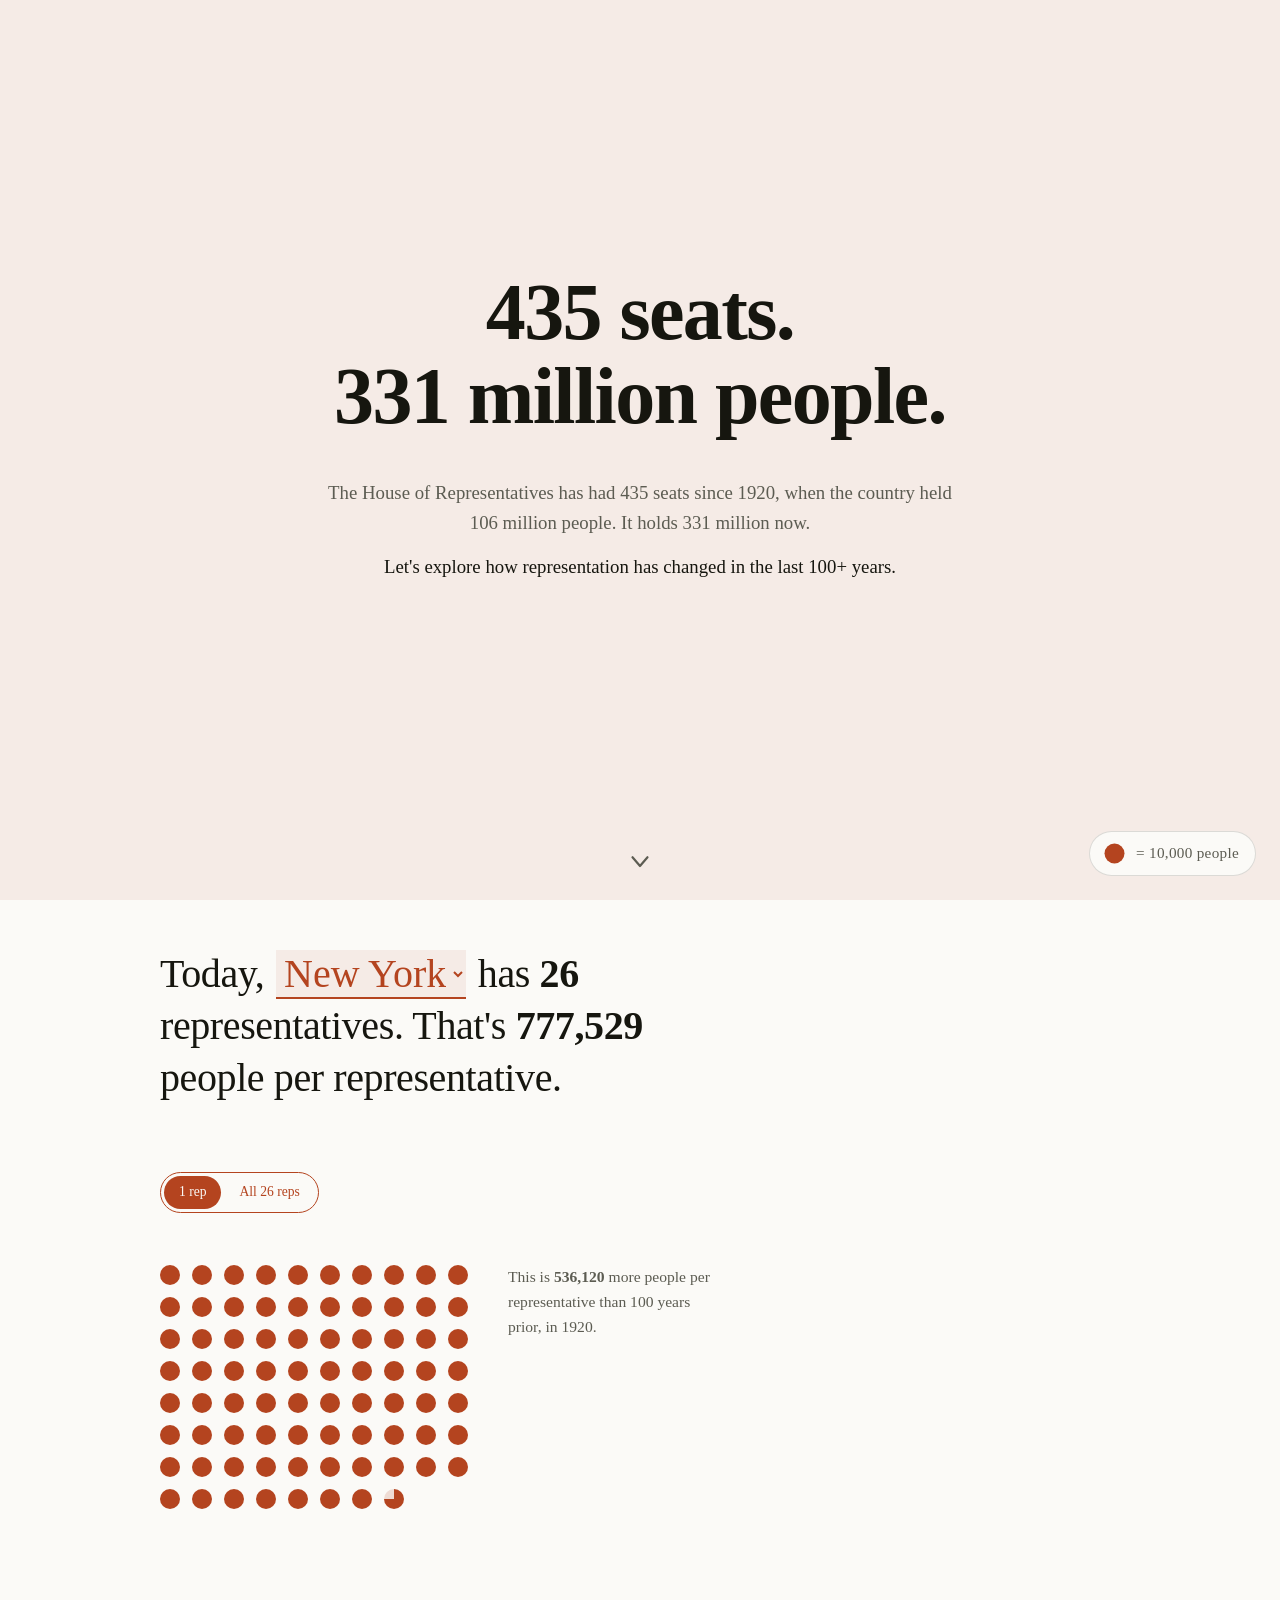
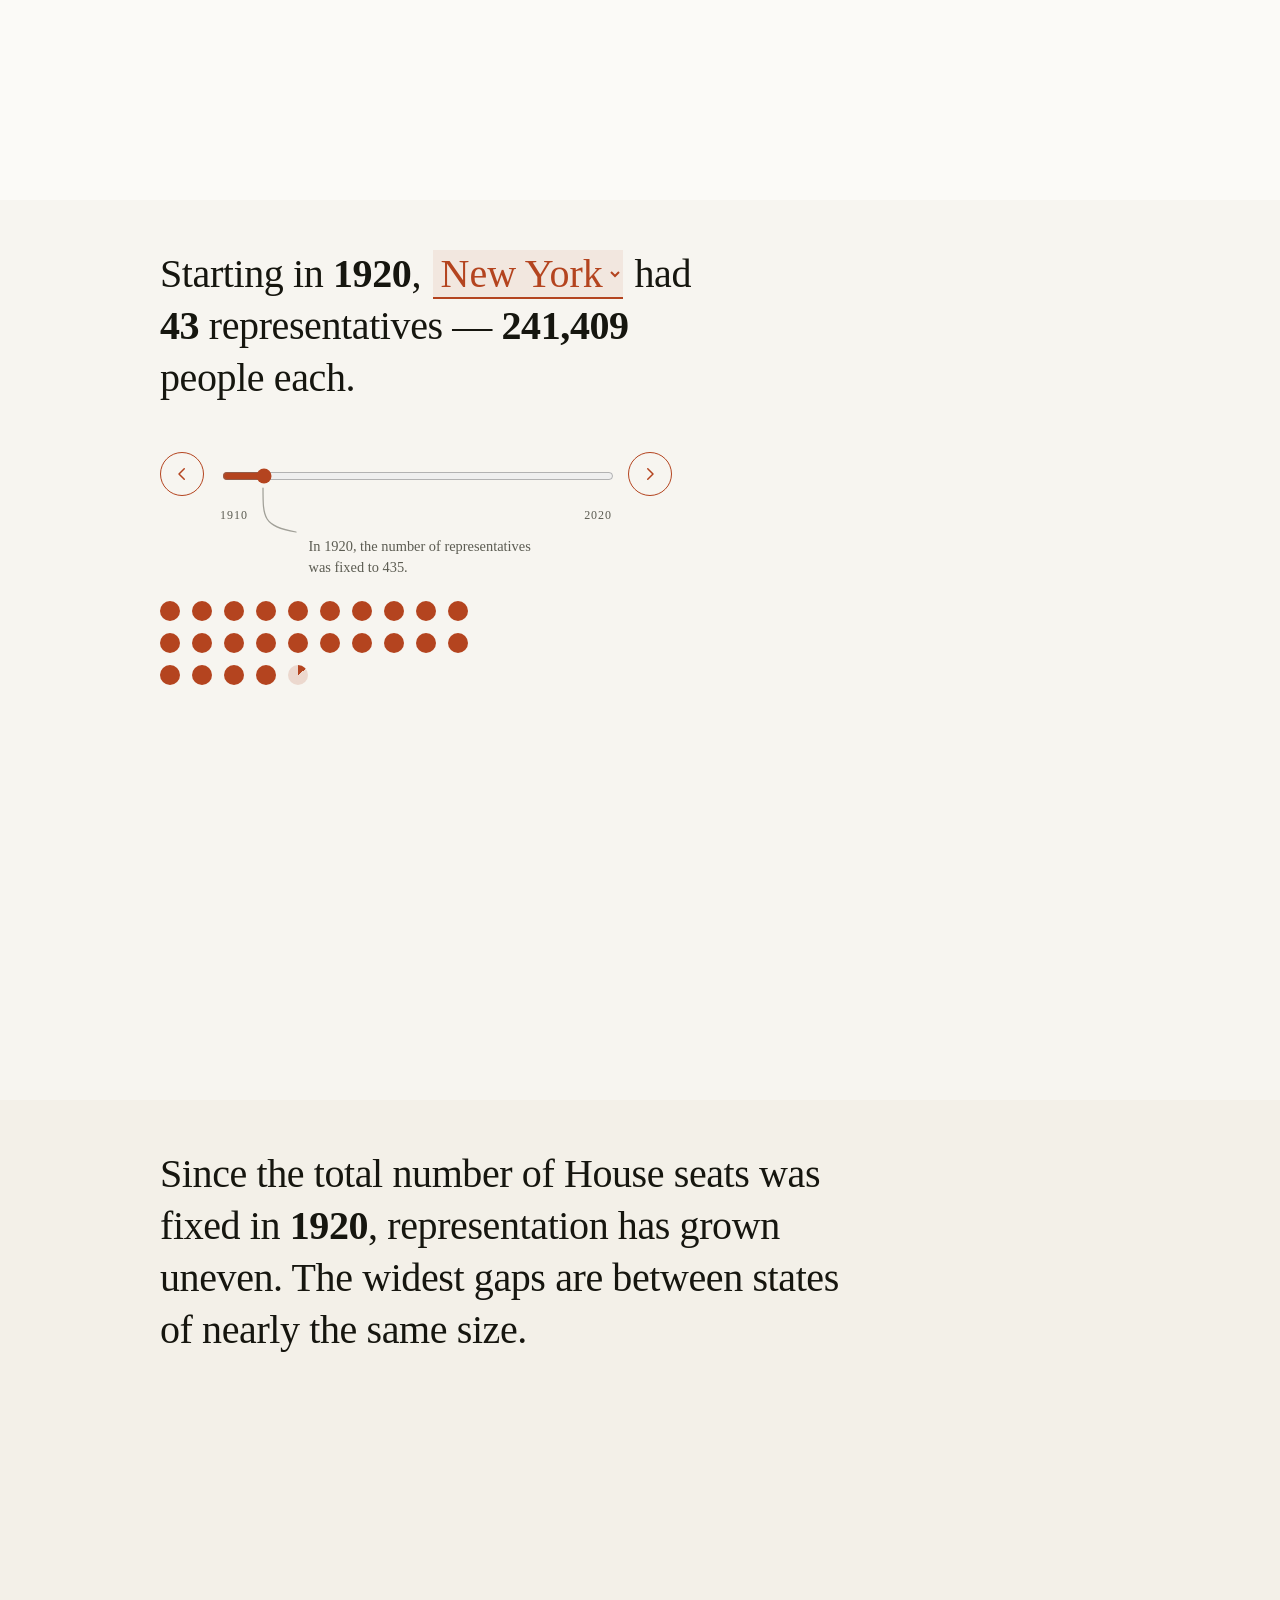
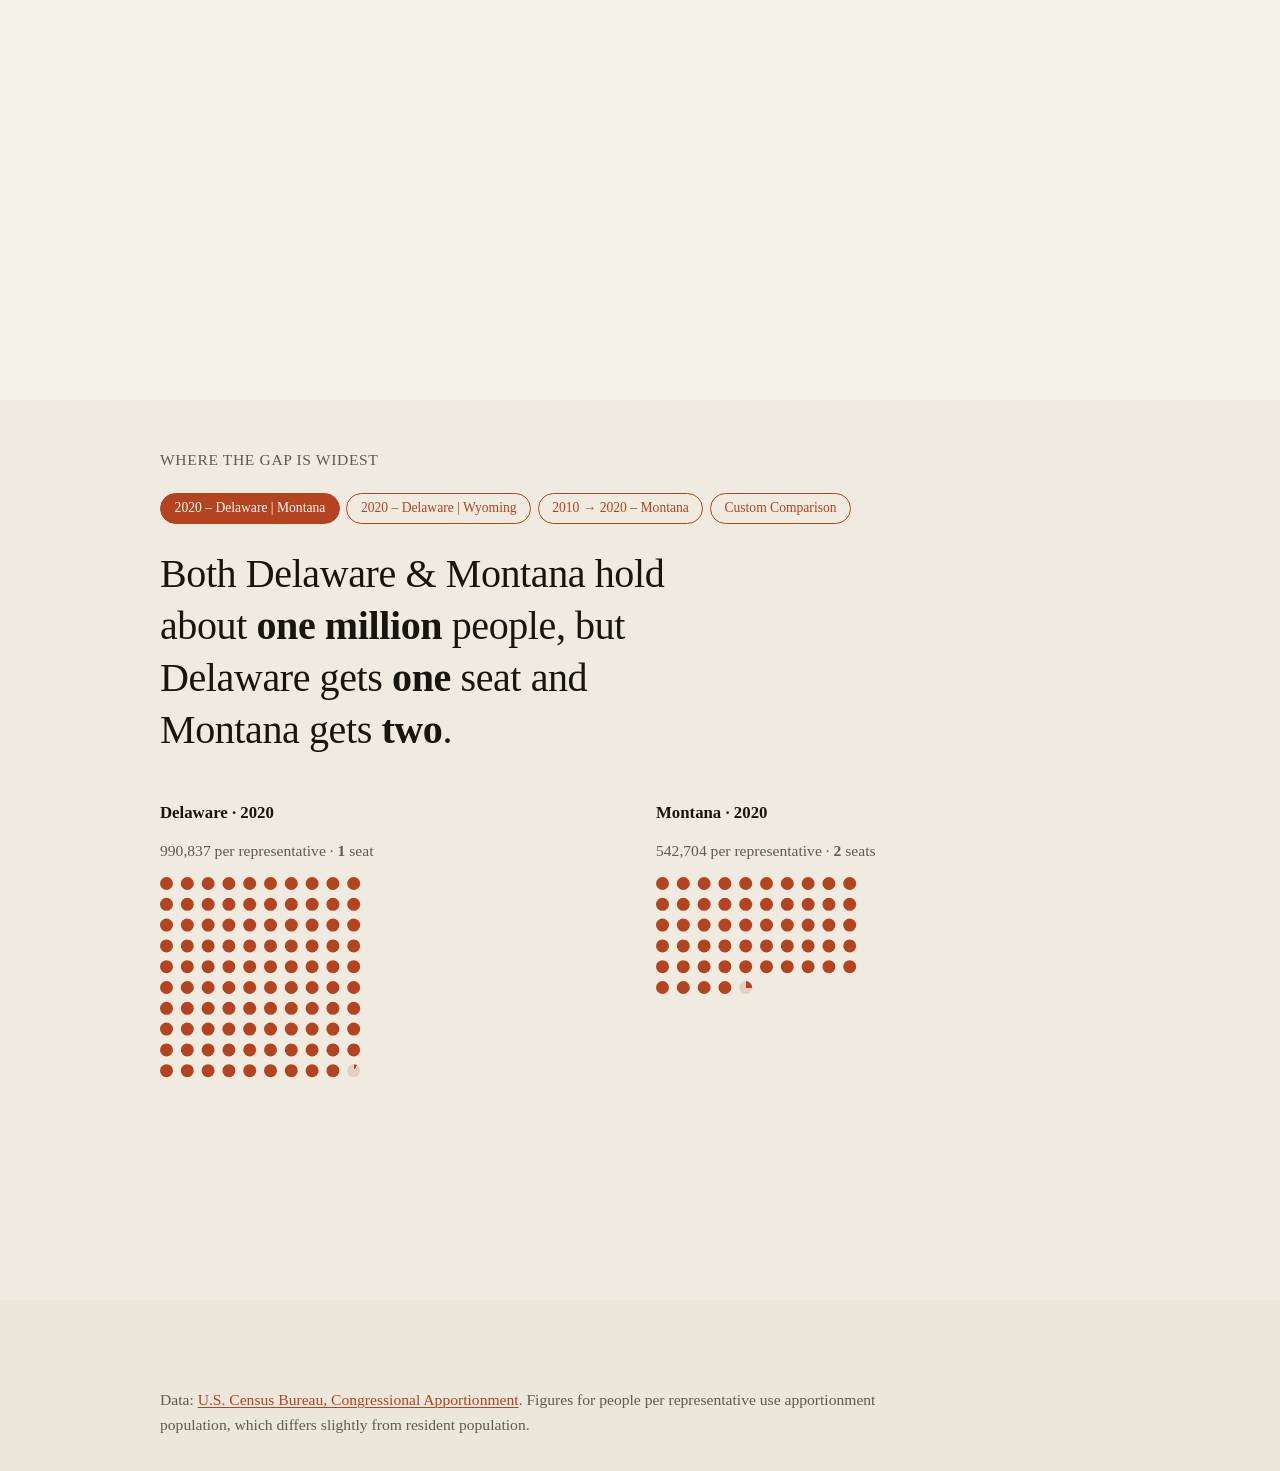
<file: index.html>
<!doctype html>
<html lang="en">
<head>
<meta charset="utf-8">
<meta name="viewport" content="width=device-width, initial-scale=1">
<title>Congressional Apportionment</title>
<meta name="description" content="How many people does a single member of the U.S. House of Representatives speak for? Census apportionment data, 1910 to 2020.">
<link rel="stylesheet" href="css/style.css">
</head>
<body>

<header class="cover">
  <div class="cover__inner">
    <h1 class="cover__headline">435 seats.<br>331 million people.</h1>
    <p class="cover__sub">
      The House of Representatives has had 435 seats since 1920, when the
      country held 106 million people. It holds 331 million now.
      <span class="cover__lead">Let's explore how representation has changed in the last 100+ years.</span>
      <span class="visually-hidden">Throughout, one dot stands for 10,000 people.</span>
    </p>
  </div>
  <p class="cover__scroll" aria-hidden="true">
    <svg viewBox="0 0 24 24" aria-hidden="true" focusable="false">
      <polyline points="6 9 12 16 18 9"></polyline>
    </svg>
  </p>
</header>

<main>
  <section class="section" id="section-1" aria-labelledby="section-1-heading">
    <h2 class="visually-hidden" id="section-1-heading">One representative</h2>
    <div class="section__pinned">


    <p class="headline" id="headline">
      Today,
      <label class="visually-hidden" for="state-select">Choose a state</label>
      <select id="state-select" class="state-select"></select>
      <span id="headline-rest"></span>
    </p>

    <div class="viewtoggle" id="view-toggle" role="group" aria-label="Grid view"></div>
    </div>

<div class="single-figure">
      <div class="grid-stage grid-stage--single" id="grid-stage"></div>
      <p class="note single-gain" id="single-gain"></p>
    </div>

    <!-- Changing the select rewrites the headline below the control
         rather than at it, so the change needs announcing. -->
    <p class="visually-hidden" id="live-region" role="status" aria-live="polite"></p>
  </section>

  <section class="section" id="section-2" aria-labelledby="section-2-heading">
    <h2 class="visually-hidden" id="section-2-heading">Change over time</h2>
    <div class="section__pinned">


    <p class="headline" id="timeline-headline"><span id="timeline-before"></span><label class="visually-hidden" for="timeline-state">Choose a state for the timeline</label><select id="timeline-state" class="state-select"></select><span id="timeline-rest"></span></p>

    <div class="player" id="player">
      <button type="button" class="player__step" id="year-prev" data-yearpicker="prev" aria-label="Previous census">
        <svg viewBox="0 0 24 24" aria-hidden="true" focusable="false">
          <polyline points="15 5 8 12 15 19"></polyline>
        </svg>
      </button>
      <div class="player__track">
        <label class="visually-hidden" for="year-slider">Census year</label>
        <!-- value is the index of the store's opening year (1920), not a
             year. YearPicker corrects it on first render; the literal is
             what shows until then. -->
        <input type="range" id="year-slider" data-yearpicker="slider" min="0" max="11" step="1" value="1">
        <div class="player__ends" aria-hidden="true"><span>1910</span><span>2020</span></div>
        <div class="player__mark" id="year-mark">
          <svg class="player__mark-line" viewBox="0 0 48 56" aria-hidden="true" focusable="false" preserveAspectRatio="none">
            <path d="M1 0 C1 30, 1 38, 34 44" />
          </svg>
          <span class="player__mark-note"></span>
        </div>
      </div>
      <button type="button" class="player__step" id="year-next" data-yearpicker="next" aria-label="Next census">
        <svg viewBox="0 0 24 24" aria-hidden="true" focusable="false">
          <polyline points="9 5 16 12 9 19"></polyline>
        </svg>
      </button>
    </div>
    </div>

<div class="timeline-figure">
      <div class="grid-stage timeline-stage" id="timeline-stage"></div>
      <p class="note timeline-gap" id="timeline-gap"></p>
    </div>

    <p class="visually-hidden" id="timeline-live" role="status" aria-live="polite"></p>
  </section>

  <section class="section section--divider" id="section-3" aria-labelledby="section-3-heading">
    <h2 class="visually-hidden" id="section-3-heading">Why the gap widens</h2>

    <div class="divider__inner">
      <p class="headline divider__lead">
        Since the total number of House seats was fixed in <strong>1920</strong>,
        representation has grown uneven. The widest gaps are between states of
        nearly the same size.
      </p>
    </div>
  </section>

  <section class="section" id="section-4" aria-labelledby="section-4-heading">
    <h2 class="visually-hidden" id="section-4-heading">Compare two states</h2>
    <div class="section__pinned">
      <p class="section__lead" id="compare-lead">Where the gap is widest</p>
      <div class="comparetabs" id="compare-tabs"></div>
      <p class="headline" id="compare-headline"></p>
    </div>

    <div class="compare" id="compare-panel">
      <div class="compare__side">
        <p class="compare__head" id="compare-head-a"></p>
        <p class="compare__controls" id="compare-controls-a" hidden>
          <label class="visually-hidden" for="compare-state-a">First state</label>
          <select id="compare-state-a" class="state-select"></select>
          <label class="visually-hidden" for="compare-year-a">First year</label>
          <select id="compare-year-a" class="state-select"></select>
        </p>
        <p class="note compare__count" id="compare-count-a"></p>
        <div class="compare__figure">
          <div class="grid-stage timeline-stage" id="compare-grid-a"></div>
          <p class="note compare__gap" id="compare-gap-a"></p>
        </div>
      </div>

      <div class="compare__side">
        <p class="compare__head" id="compare-head-b"></p>
        <p class="compare__controls" id="compare-controls-b" hidden>
          <label class="visually-hidden" for="compare-state-b">Second state</label>
          <select id="compare-state-b" class="state-select"></select>
          <label class="visually-hidden" for="compare-year-b">Second year</label>
          <select id="compare-year-b" class="state-select"></select>
        </p>
        <p class="note compare__count" id="compare-count-b"></p>
        <div class="compare__figure">
          <div class="grid-stage timeline-stage" id="compare-grid-b"></div>
          <p class="note compare__gap" id="compare-gap-b"></p>
        </div>
      </div>
    </div>

    <p class="visually-hidden" id="compare-live" role="status" aria-live="polite"></p>
  </section>

</main>

<footer class="closing-footer">
  <section class="section section--closing" id="section-5" aria-labelledby="section-5-heading">
    <h2 class="visually-hidden" id="section-5-heading">Closing</h2>

    <p class="note">
      Data: <a href="https://www.census.gov/data/tables/time-series/dec/apportionment-data-text.html">U.S.
      Census Bureau, Congressional Apportionment</a>. Figures for people per
      representative use apportionment population, which differs slightly
      from resident population.
    </p>
  </section>
</footer>

<!-- Fixed, because the unit is the contract every section depends on and
     the reader needs it wherever they are, not only on the cover. -->
<aside class="key" id="key" aria-label="Scale">
  <div class="key__swatch" id="key-swatch" aria-hidden="true"></div>
  <p class="key__label">= 10,000 people</p>
</aside>

<script src="js/data.js"></script>
<script src="js/dotgrid.js"></script>
<script src="js/format.js"></script>
<script src="js/records.js"></script>
<script src="js/store.js"></script>
<script src="js/yearpicker.js"></script>
<script src="js/section1.js"></script>
<script src="js/section2.js"></script>
<script src="js/comparetabs.js"></script>
<script src="js/section4.js"></script>
<script src="js/app.js"></script>
</body>
</html>
</file>
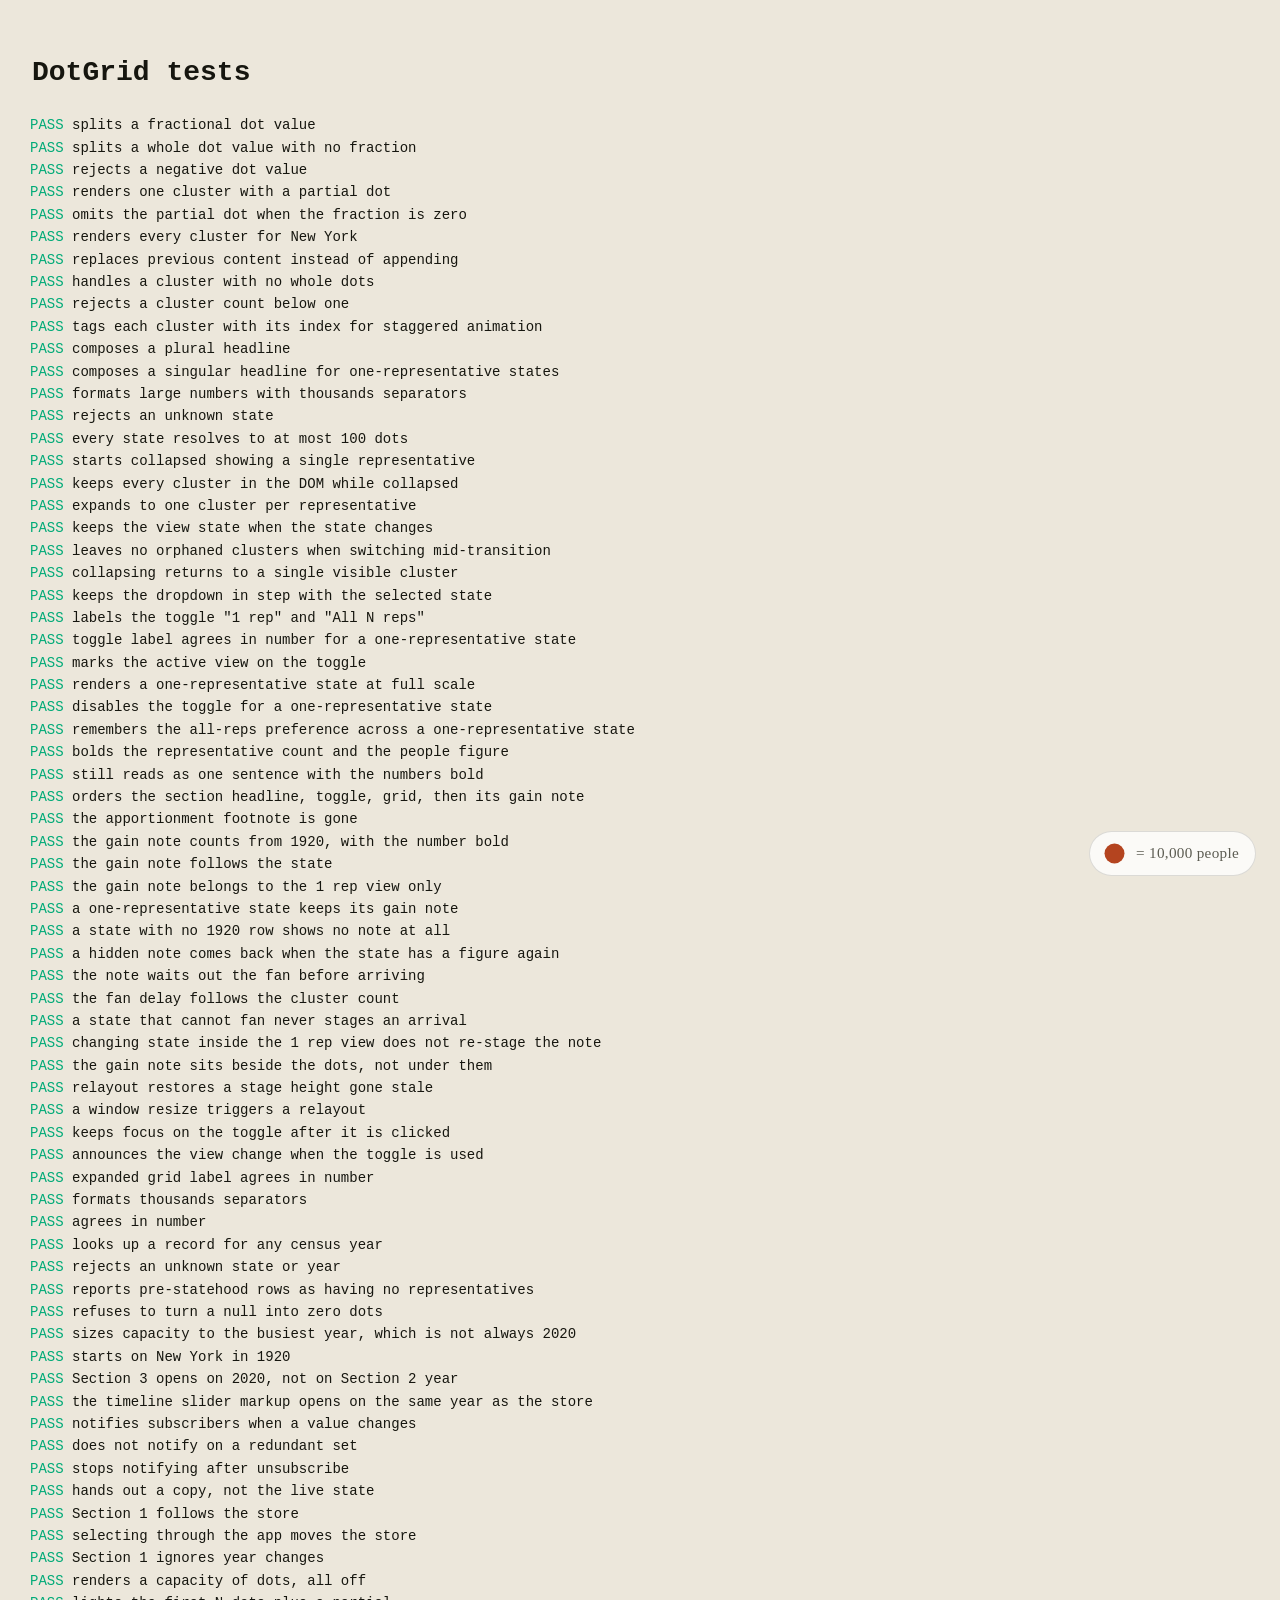
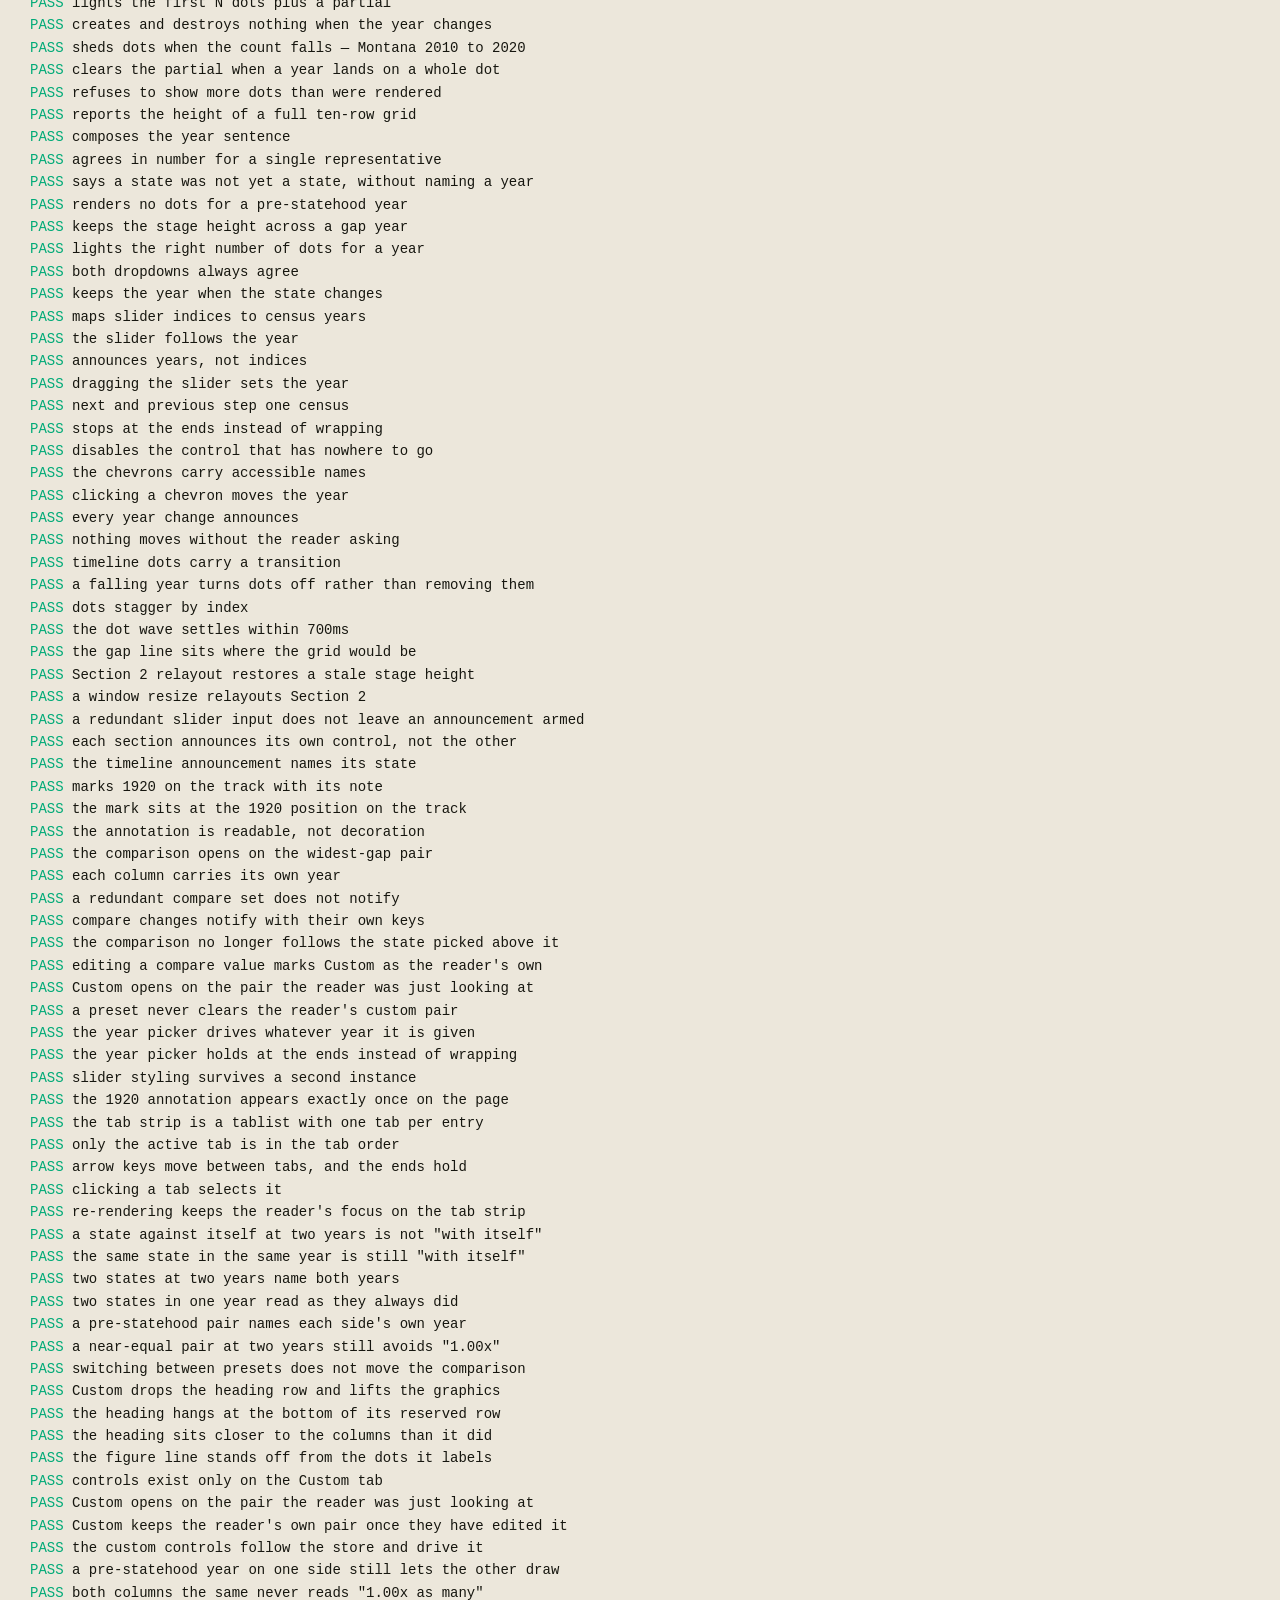
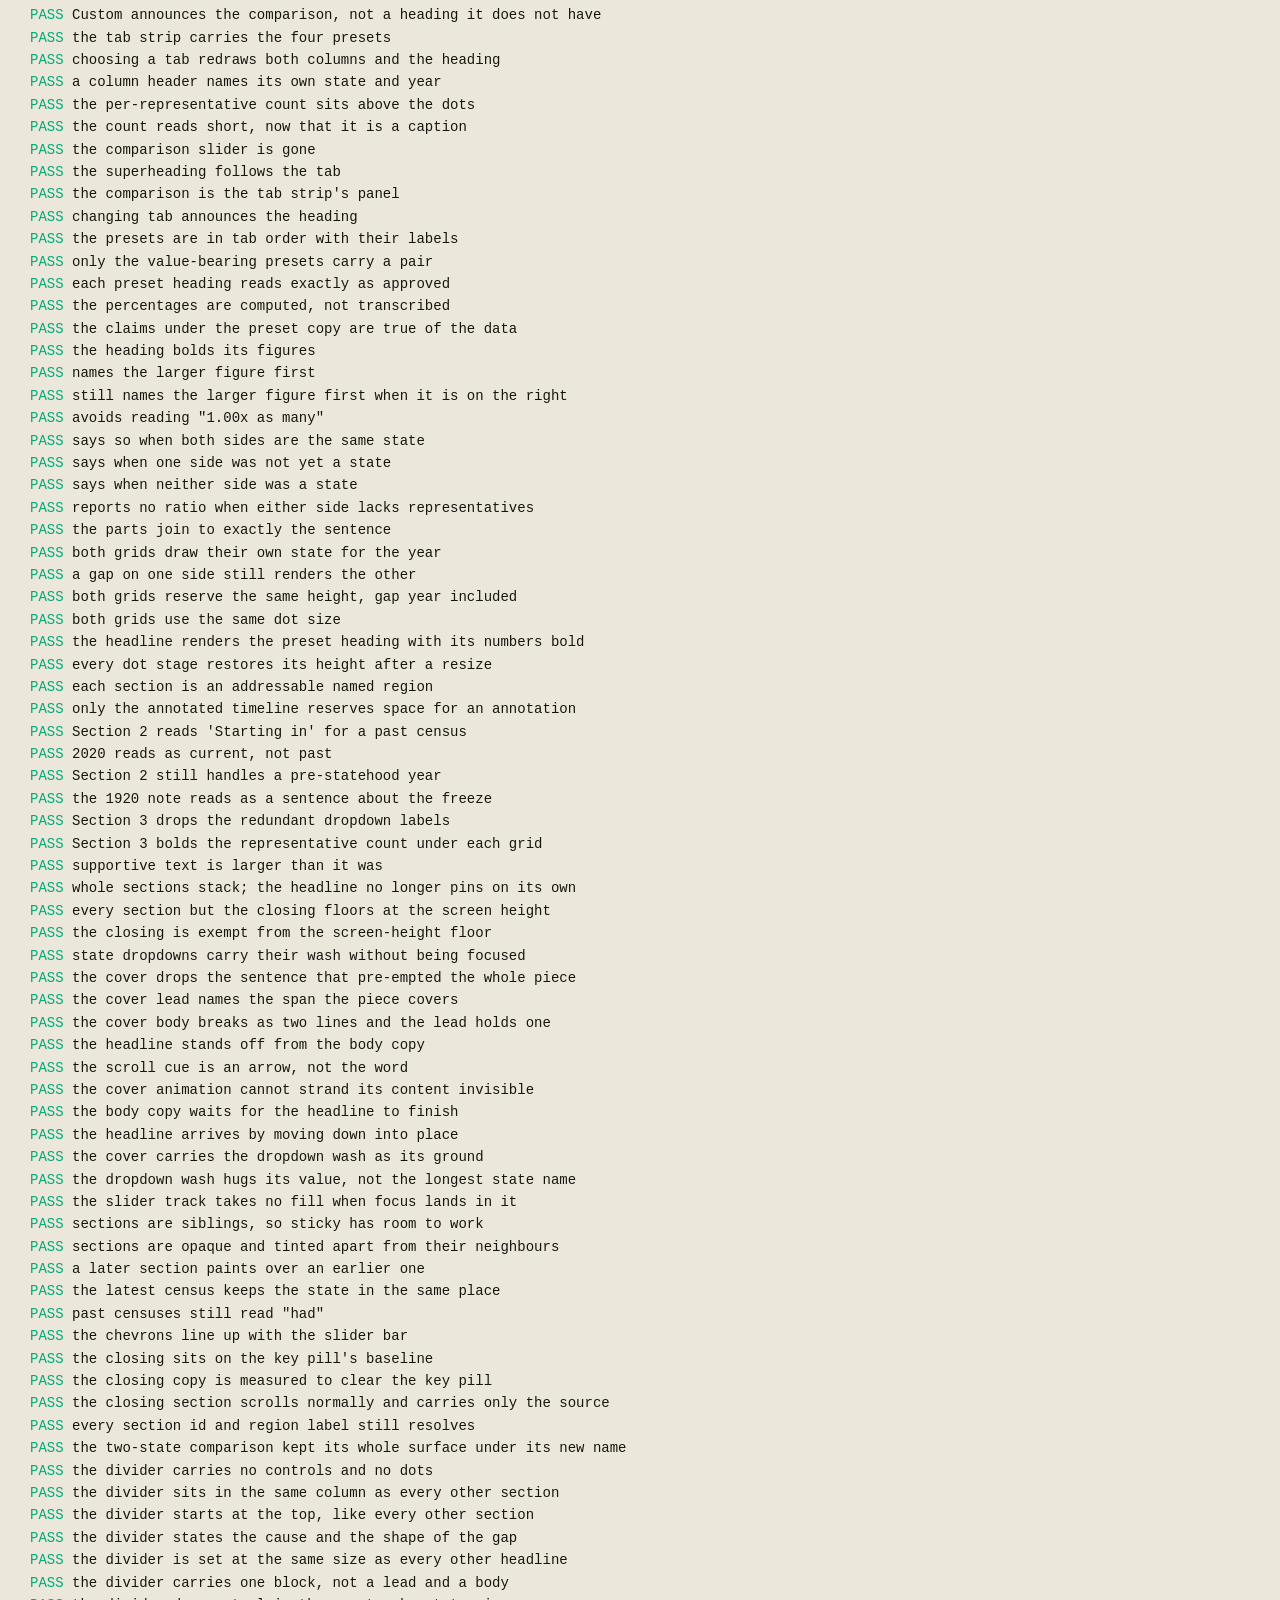
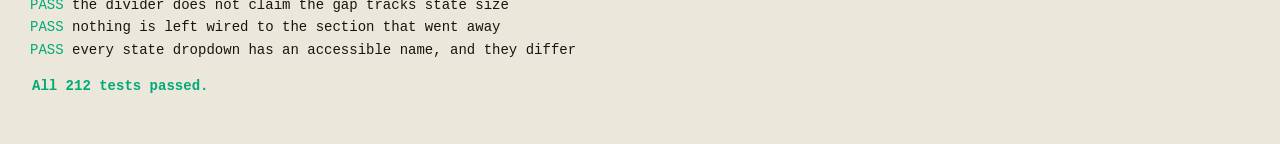
<file: tests/dotgrid.test.html>
<!doctype html>
<meta charset="utf-8">
<title>DotGrid tests</title>
<!-- The real stylesheet, so getComputedStyle sees the design tokens and
     .cluster is a real grid. Without it singleStageHeight() reads "" for
     every token and the offset measurement would read zeros. Linked
     first so the harness rules below still win. -->
<link rel="stylesheet" href="../css/style.css">
<style>
  body { font: 14px/1.6 ui-monospace, monospace; padding: 2rem; }
  li.pass::marker { content: "PASS "; color: #0a7; }
  li.fail::marker { content: "FAIL "; color: #d33; }
  li.fail { color: #d33; }
  /* Off-screen but fully laid out, visible and focusable. display:none
     would zero every getBoundingClientRect, breaking the offset
     measurement the fan-out depends on; visibility:hidden would make the
     toggle unfocusable, so the focus-retention test could not run. */
  /* The harness prints its results in monospace, but that rule is on
     <body> and the sandbox inherits it — so every line-break and column
     assertion was measuring Georgia copy rendered in ui-monospace at
     14px. Restate index.html's body font on the sandbox so what is
     measured is what ships. */
  #sandbox {
    font: 1rem/1.6 Georgia, "Iowan Old Style", "Times New Roman", serif;
    color: var(--ink);
  }
  #sandbox .cover { min-height: 0; }
  #sandbox {
    position: absolute;
    left: -9999px;
    top: 0;
    /* A definite width, so max-width and auto margins actually bind.
       Shrink-to-fit let column-alignment assertions pass on a layout the
       real page never has. */
    width: 1200px;
  }
</style>
<h1>DotGrid tests</h1>
<ol id="results"></ol>

<div id="sandbox">
  <!-- Task 2 constructs tab strips in here, outside the real section. -->
  <div id="tabs-sandbox"></div>

  <!-- Mirrors index.html's cover. Height-neutralised below: the real one
       floors at 100vh, which here would only push every section down the
       sandbox without telling us anything the section tests do not. -->
  <header class="cover">
    <div class="cover__inner">
      <h1 class="cover__headline">435 seats.<br>331 million people.</h1>
      <p class="cover__sub">
        The House of Representatives has had 435 seats since 1920, when the
        country held 106 million people. It holds 331 million now.
        <span class="cover__lead">Let's explore how representation has changed in the last 100+ years.</span>
        <span class="visually-hidden">Throughout, one dot stands for 10,000 people.</span>
      </p>
    </div>
    <p class="cover__scroll" aria-hidden="true">
      <svg viewBox="0 0 24 24" aria-hidden="true" focusable="false">
        <polyline points="6 9 12 16 18 9"></polyline>
      </svg>
    </p>
  </header>

  <!-- Mirrors index.html's #section-1 exactly, including child order, so
       the wiring and the layout order are both exercised for real. -->
  <main>
  <section class="section" id="section-1" aria-labelledby="section-1-heading">
    <h2 class="visually-hidden" id="section-1-heading">One representative</h2>
    <div class="section__pinned">

    <p class="headline" id="headline">
      Today,
      <label class="visually-hidden" for="state-select">Choose a state</label>
      <select id="state-select" class="state-select"></select>
      <span id="headline-rest"></span>
    </p>
    <div class="viewtoggle" id="view-toggle" role="group" aria-label="Grid view"></div>
    </div>

<div class="single-figure">
      <div class="grid-stage grid-stage--single" id="grid-stage"></div>
      <p class="note single-gain" id="single-gain"></p>
    </div>
    <p class="visually-hidden" id="live-region" role="status" aria-live="polite"></p>
  </section>

  <section class="section" id="section-2" aria-labelledby="section-2-heading">
    <h2 class="visually-hidden" id="section-2-heading">Change over time</h2>
    <div class="section__pinned">


    <p class="headline" id="timeline-headline"><span id="timeline-before"></span><label class="visually-hidden" for="timeline-state">Choose a state for the timeline</label><select id="timeline-state" class="state-select"></select><span id="timeline-rest"></span></p>

    <div class="player" id="player">
      <button type="button" class="player__step" id="year-prev" data-yearpicker="prev" aria-label="Previous census">
        <svg viewBox="0 0 24 24" aria-hidden="true" focusable="false">
          <polyline points="15 5 8 12 15 19"></polyline>
        </svg>
      </button>
      <div class="player__track">
        <label class="visually-hidden" for="year-slider">Census year</label>
        <!-- value is the index of the store's opening year (1920), not a
             year. YearPicker corrects it on first render; the literal is
             what shows until then. -->
        <input type="range" id="year-slider" data-yearpicker="slider" min="0" max="11" step="1" value="1">
        <div class="player__ends" aria-hidden="true"><span>1910</span><span>2020</span></div>
        <div class="player__mark" id="year-mark">
          <svg class="player__mark-line" viewBox="0 0 48 56" aria-hidden="true" focusable="false" preserveAspectRatio="none">
            <path d="M1 0 C1 30, 1 38, 34 44" />
          </svg>
          <span class="player__mark-note">Number of representatives was fixed to 435 starting in 1920.</span>
        </div>
      </div>
      <button type="button" class="player__step" id="year-next" data-yearpicker="next" aria-label="Next census">
        <svg viewBox="0 0 24 24" aria-hidden="true" focusable="false">
          <polyline points="9 5 16 12 9 19"></polyline>
        </svg>
      </button>
    </div>
    </div>

<div class="timeline-figure">
      <div class="grid-stage timeline-stage" id="timeline-stage"></div>
      <p class="note timeline-gap" id="timeline-gap"></p>
    </div>

    <p class="visually-hidden" id="timeline-live" role="status" aria-live="polite"></p>
  </section>
  <section class="section section--divider" id="section-3" aria-labelledby="section-3-heading">
    <h2 class="visually-hidden" id="section-3-heading">Why the gap widens</h2>

    <div class="divider__inner">
      <p class="headline divider__lead">
        Since the total number of House seats was fixed in <strong>1920</strong>,
        representation has grown uneven. The widest gaps are between states of
        nearly the same size.
      </p>
    </div>
  </section>

  <section class="section" id="section-4" aria-labelledby="section-4-heading">
    <h2 class="visually-hidden" id="section-4-heading">Compare two states</h2>
    <div class="section__pinned">
      <p class="section__lead" id="compare-lead">Where the gap is widest</p>
      <div class="comparetabs" id="compare-tabs"></div>
      <p class="headline" id="compare-headline"></p>
    </div>

    <div class="compare" id="compare-panel">
      <div class="compare__side">
        <p class="compare__head" id="compare-head-a"></p>
        <p class="compare__controls" id="compare-controls-a" hidden>
          <label class="visually-hidden" for="compare-state-a">First state</label>
          <select id="compare-state-a" class="state-select"></select>
          <label class="visually-hidden" for="compare-year-a">First year</label>
          <select id="compare-year-a" class="state-select"></select>
        </p>
        <p class="note compare__count" id="compare-count-a"></p>
        <div class="compare__figure">
          <div class="grid-stage timeline-stage" id="compare-grid-a"></div>
          <p class="note compare__gap" id="compare-gap-a"></p>
        </div>
      </div>

      <div class="compare__side">
        <p class="compare__head" id="compare-head-b"></p>
        <p class="compare__controls" id="compare-controls-b" hidden>
          <label class="visually-hidden" for="compare-state-b">Second state</label>
          <select id="compare-state-b" class="state-select"></select>
          <label class="visually-hidden" for="compare-year-b">Second year</label>
          <select id="compare-year-b" class="state-select"></select>
        </p>
        <p class="note compare__count" id="compare-count-b"></p>
        <div class="compare__figure">
          <div class="grid-stage timeline-stage" id="compare-grid-b"></div>
          <p class="note compare__gap" id="compare-gap-b"></p>
        </div>
      </div>
    </div>

    <p class="visually-hidden" id="compare-live" role="status" aria-live="polite"></p>
  </section>
  </main>

<footer class="closing-footer">
  <section class="section section--closing" id="section-5" aria-labelledby="section-5-heading">
    <h2 class="visually-hidden" id="section-5-heading">Closing</h2>

    <p class="note">
      Data: <a href="https://www.census.gov/data/tables/time-series/dec/apportionment-data-text.html">U.S.
      Census Bureau, Congressional Apportionment</a>. Figures for people per
      representative use apportionment population, which differs slightly
      from resident population.
    </p>
  </section>
</footer>

<!-- Fixed, because the unit is the contract every section depends on and
     the reader needs it wherever they are, not only on the cover. -->
<aside class="key" id="key" aria-label="Scale">
  <div class="key__swatch" id="key-swatch" aria-hidden="true"></div>
  <p class="key__label">= 10,000 people</p>
</aside>
  <div id="grid-sandbox"></div>
</div>

<script src="../js/data.js"></script>
<script src="../js/dotgrid.js"></script>
<script src="../js/format.js"></script>
<script src="../js/records.js"></script>
<script src="../js/store.js"></script>
<script src="../js/yearpicker.js"></script>
<script src="../js/section1.js"></script>
<script src="../js/section2.js"></script>
<script src="../js/comparetabs.js"></script>
<script src="../js/section4.js"></script>
<script src="../js/app.js"></script>
<script>
  var results = document.getElementById('results');
  var sandbox = document.getElementById('grid-sandbox');
  var failures = 0;

  // Tests are registered, then run in order. A test may return a promise,
  // which is awaited — needed for anything that waits on a frame.
  var queue = [];

  function test(name, fn) {
    queue.push({ name: name, fn: fn });
  }

  function nextFrame() {
    return new Promise(function (resolve) {
      requestAnimationFrame(function () { requestAnimationFrame(resolve); });
    });
  }

  async function runQueue() {
    for (var i = 0; i < queue.length; i++) {
      var item = document.createElement('li');
      try {
        await queue[i].fn();
        item.className = 'pass';
        item.textContent = queue[i].name;
      } catch (error) {
        failures++;
        item.className = 'fail';
        item.textContent = queue[i].name + ' — ' + error.message;
      }
      results.appendChild(item);
    }

    var summary = document.createElement('p');
    summary.textContent = failures === 0
      ? 'All ' + results.children.length + ' tests passed.'
      : failures + ' of ' + results.children.length + ' tests FAILED.';
    summary.style.fontWeight = 'bold';
    summary.style.color = failures === 0 ? '#0a7' : '#d33';
    document.body.appendChild(summary);
  }

  function assert(condition, message) {
    if (!condition) throw new Error(message || 'assertion failed');
  }

  function assertEqual(actual, expected, label) {
    if (actual !== expected) {
      throw new Error((label || 'value') + ': got ' + actual + ', expected ' + expected);
    }
  }

  var DotGrid = window.Apportionment.DotGrid;

  // Everything runs on DOMContentLoaded. From Task 4 onward app.js
  // registers its own listener first, so the page has initialised by the
  // time these assertions run.
  function runTests() {

  test('splits a fractional dot value', function () {
    var result = DotGrid.split(77.7529);
    assertEqual(result.whole, 77, 'whole');
    assert(Math.abs(result.fraction - 0.7529) < 1e-9, 'fraction: got ' + result.fraction);
  });

  test('splits a whole dot value with no fraction', function () {
    var result = DotGrid.split(10);
    assertEqual(result.whole, 10, 'whole');
    assertEqual(result.fraction, 0, 'fraction');
  });

  test('rejects a negative dot value', function () {
    var threw = false;
    try { DotGrid.split(-1); } catch (error) { threw = error instanceof RangeError; }
    assert(threw, 'expected a RangeError');
  });

  test('renders one cluster with a partial dot', function () {
    DotGrid.render(sandbox, { clusters: 1, dotsPerCluster: 77, fraction: 0.75 });
    assertEqual(sandbox.querySelectorAll('.cluster').length, 1, 'clusters');
    assertEqual(sandbox.querySelectorAll('.dot').length, 78, 'dot elements');
    assertEqual(sandbox.querySelectorAll('.dot--partial').length, 1, 'partial dots');
  });

  test('omits the partial dot when the fraction is zero', function () {
    DotGrid.render(sandbox, { clusters: 1, dotsPerCluster: 58, fraction: 0 });
    assertEqual(sandbox.querySelectorAll('.dot').length, 58, 'dot elements');
    assertEqual(sandbox.querySelectorAll('.dot--partial').length, 0, 'partial dots');
  });

  test('renders every cluster for New York', function () {
    DotGrid.render(sandbox, { clusters: 26, dotsPerCluster: 77, fraction: 0.7529 });
    assertEqual(sandbox.querySelectorAll('.cluster').length, 26, 'clusters');
    assertEqual(sandbox.querySelectorAll('.dot').length, 26 * 78, 'dot elements');
  });

  test('replaces previous content instead of appending', function () {
    DotGrid.render(sandbox, { clusters: 52, dotsPerCluster: 76, fraction: 0.1 });
    DotGrid.render(sandbox, { clusters: 1, dotsPerCluster: 5, fraction: 0 });
    assertEqual(sandbox.querySelectorAll('.cluster').length, 1, 'clusters');
    assertEqual(sandbox.querySelectorAll('.dot').length, 5, 'dot elements');
  });

  test('handles a cluster with no whole dots', function () {
    DotGrid.render(sandbox, { clusters: 1, dotsPerCluster: 0, fraction: 0.4 });
    assertEqual(sandbox.querySelectorAll('.dot').length, 1, 'dot elements');
  });

  test('rejects a cluster count below one', function () {
    var threw = false;
    try {
      DotGrid.render(sandbox, { clusters: 0, dotsPerCluster: 5, fraction: 0 });
    } catch (error) { threw = error instanceof RangeError; }
    assert(threw, 'expected a RangeError');
  });

  test('tags each cluster with its index for staggered animation', function () {
    DotGrid.render(sandbox, { clusters: 3, dotsPerCluster: 2, fraction: 0 });
    var clusters = sandbox.querySelectorAll('.cluster');
    assertEqual(clusters[0].style.getPropertyValue('--i'), '0', 'first index');
    assertEqual(clusters[2].style.getPropertyValue('--i'), '2', 'third index');
  });

  // --- Task 4: Section 1 state selection and headline ---

  var app = window.Apportionment.app;

  test('composes a plural headline', function () {
    var text = app.headlineFor({ name: 'New York', reps: 26, popPerRep: 777529 });
    assert(text.indexOf('has 26 representatives') !== -1, 'got: ' + text);
    assert(text.indexOf('777,529 people per representative') !== -1, 'got: ' + text);
  });

  test('composes a singular headline for one-representative states', function () {
    ['Alaska', 'Delaware', 'North Dakota', 'South Dakota', 'Vermont', 'Wyoming']
      .forEach(function (name) {
        var record = window.Apportionment.data.states[name].slice(-1)[0];
        assertEqual(record.reps, 1, name + ' reps');
        var text = app.headlineFor({
          name: name, reps: record.reps, popPerRep: record.popPerRep
        });
        assert(text.indexOf('has 1 representative.') !== -1,
          name + ' should read "has 1 representative." — got: ' + text);
        assert(text.indexOf('representatives') === -1,
          name + ' should not say "representatives" — got: ' + text);
      });
  });

  test('formats large numbers with thousands separators', function () {
    var text = app.headlineFor({ name: 'Wyoming', reps: 1, popPerRep: 577719 });
    assert(text.indexOf('577,719') !== -1, 'got: ' + text);
  });

  test('rejects an unknown state', function () {
    var threw = false;
    try { app.select('Atlantis'); } catch (error) { threw = error instanceof RangeError; }
    assert(threw, 'expected a RangeError');
  });

  test('every state resolves to at most 100 dots', function () {
    var data = window.Apportionment.data;
    data.stateNames.forEach(function (name) {
      data.states[name].forEach(function (record) {
        if (record.popPerRep === null) return;
        var dots = record.popPerRep / data.peoplePerDot;
        assert(dots <= 100, name + ' ' + record.year + ' needs ' + dots + ' dots');
      });
    });
  });

  // --- Task 5: fan out to every representative ---

  // Every cluster stays in the DOM in both views; the collapsed view hides
  // the siblings so they have somewhere to fan out from. What the reader
  // sees is the visible count, so that is what these assert.
  function clustersInDom() {
    return document.querySelectorAll('#grid-stage .cluster').length;
  }

  function clustersVisible() {
    return Array.prototype.filter.call(
      document.querySelectorAll('#grid-stage .cluster'),
      function (cluster) { return getComputedStyle(cluster).opacity !== '0'; }
    ).length;
  }

  test('starts collapsed showing a single representative', function () {
    app.select('New York');
    app.setExpanded(false);
    assertEqual(app.expanded(), false, 'expanded');
    assertEqual(clustersVisible(), 1, 'visible clusters');
  });

  test('keeps every cluster in the DOM while collapsed', function () {
    app.select('New York');
    app.setExpanded(false);
    // If this ever drops to 1, the fan-out has nothing to animate from.
    assertEqual(clustersInDom(), 26, 'clusters in DOM');
  });

  test('expands to one cluster per representative', function () {
    app.select('New York');
    app.setExpanded(true);
    assertEqual(app.expanded(), true, 'expanded');
    assertEqual(clustersVisible(), 26, 'visible clusters');
  });

  test('keeps the view state when the state changes', function () {
    app.select('New York');
    app.setExpanded(true);
    app.select('California');
    assertEqual(app.expanded(), true, 'still expanded');
    assertEqual(clustersVisible(), 52, 'visible clusters');
  });

  test('leaves no orphaned clusters when switching mid-transition', function () {
    app.select('New York');
    app.setExpanded(true);
    app.select('Wyoming');           // switch without waiting for the transition
    assertEqual(clustersInDom(), 1, 'clusters in DOM');
    assertEqual(clustersVisible(), 1, 'visible clusters');
    var text = document.getElementById('headline-rest').textContent;
    assert(text.indexOf('1 representative.') !== -1, 'headline: ' + text);
  });

  test('collapsing returns to a single visible cluster', function () {
    app.select('California');
    app.setExpanded(true);
    app.setExpanded(false);
    assertEqual(clustersVisible(), 1, 'visible clusters');
  });

  test('keeps the dropdown in step with the selected state', function () {
    // The dropdown supplies the state name inside the headline sentence, so
    // if it drifts the sentence contradicts the numbers printed next to it.
    app.select('California');
    assertEqual(document.getElementById('state-select').value, 'California', 'select value');
    app.select('Vermont');
    assertEqual(document.getElementById('state-select').value, 'Vermont', 'select value');
  });

  test('labels the toggle "1 rep" and "All N reps"', function () {
    app.select('New York');
    assertEqual(document.getElementById('view-one').textContent, '1 rep', 'one label');
    assertEqual(document.getElementById('view-all').textContent, 'All 26 reps', 'all label');
    app.select('California');
    assertEqual(document.getElementById('view-all').textContent, 'All 52 reps', 'all label');
  });

  test('toggle label agrees in number for a one-representative state', function () {
    app.select('Wyoming');
    assertEqual(document.getElementById('view-all').textContent, 'All 1 rep', 'all label');
  });

  test('marks the active view on the toggle', function () {
    app.select('New York');
    app.setExpanded(false);
    assertEqual(document.getElementById('view-one').getAttribute('aria-pressed'), 'true', 'one');
    assertEqual(document.getElementById('view-all').getAttribute('aria-pressed'), 'false', 'all');
    app.setExpanded(true);
    assertEqual(document.getElementById('view-one').getAttribute('aria-pressed'), 'false', 'one');
    assertEqual(document.getElementById('view-all').getAttribute('aria-pressed'), 'true', 'all');
  });

  // --- Review fixes ---

  test('renders a one-representative state at full scale', function () {
    // Its toggle is disabled, so the large view must be what renders —
    // otherwise the reader is stranded on a quarter-size grid with no
    // control to escape it.
    app.select('New York');
    app.setExpanded(true);
    app.select('Wyoming');
    var cluster = document.querySelector('#grid-stage .cluster');
    assert(getComputedStyle(cluster).transform !== 'none',
      'the single cluster should be scaled up, not left at natural size');
    assertEqual(clustersVisible(), 1, 'visible clusters');
  });

  test('disables the toggle for a one-representative state', function () {
    app.select('Wyoming');
    assert(document.getElementById('view-one').disabled, 'one rep button disabled');
    assert(document.getElementById('view-all').disabled, 'all reps button disabled');
    app.select('New York');
    assert(!document.getElementById('view-all').disabled, 're-enabled for 26 reps');
  });

  test('remembers the all-reps preference across a one-representative state', function () {
    app.select('New York');
    app.setExpanded(true);
    app.select('Wyoming');        // nothing to expand; toggle greys out
    app.select('California');     // preference should come back
    assertEqual(app.expanded(), true, 'preference preserved');
    assertEqual(clustersVisible(), 52, 'visible clusters');
  });

  test('bolds the representative count and the people figure', function () {
    app.select('New York');
    var strong = document.querySelectorAll('#headline-rest strong');
    assertEqual(strong.length, 2, 'strong elements');
    assertEqual(strong[0].textContent, '26', 'rep count');
    assertEqual(strong[1].textContent, '777,529', 'people figure');
  });

  test('still reads as one sentence with the numbers bold', function () {
    app.select('Wyoming');
    assertEqual(document.getElementById('headline-rest').textContent,
      " has 1 representative. That's 577,719 people per representative.",
      'sentence');
  });

  test('orders the section headline, toggle, grid, then its gain note', function () {
    // Document order, not child index: the headline and controls now sit
    // inside a pinned wrapper, so they are no longer direct children.
    // The "Based on the 2020 apportionment" note used to sit between the
    // headline and the toggle; the gain note replaced it and belongs with
    // the grid it describes, not with the controls.
    var section = document.getElementById('section-1');
    function follows(a, b) {
      var first = section.querySelector(a);
      var second = section.querySelector(b);
      assert(first && second, 'missing ' + a + ' or ' + b);
      return !!(first.compareDocumentPosition(second) &
        Node.DOCUMENT_POSITION_FOLLOWING);
    }
    assert(follows('.headline', '#view-toggle'), 'toggle should follow the headline');
    assert(follows('#view-toggle', '#grid-stage'), 'grid should follow the toggle');
    assert(follows('#grid-stage', '#single-gain'), 'the gain note belongs with the grid');
  });

  // --- Section 1: the gain against 1920 ---

  test('the apportionment footnote is gone', function () {
    var section = document.getElementById('section-1');
    assert(section.textContent.indexOf('Based on the 2020 apportionment') === -1,
      'the "Based on..." note is still there');
  });

  test('the gain note counts from 1920, with the number bold', function () {
    app.select('Delaware');
    app.setExpanded(false);
    var note = document.getElementById('single-gain');
    // Delaware: 990,837 in 2020 against 223,003 in 1920.
    assertEqual(note.querySelector('strong').textContent, '767,834',
      'Delaware gain');
    assert(note.textContent.indexOf('more people per representative') !== -1,
      'gain phrasing, got: ' + note.textContent);
    assert(note.textContent.indexOf('1920') !== -1,
      'the note should name the year it counts from');
    assert(!note.hidden, 'the note should show on the single view');
  });

  test('the gain note follows the state', function () {
    app.select('New York');
    app.setExpanded(false);
    assertEqual(document.getElementById('single-gain').querySelector('strong').textContent,
      '536,120', 'New York gain');
    app.select('Montana');
    assertEqual(document.getElementById('single-gain').querySelector('strong').textContent,
      '271,948', 'Montana gain');
  });

  test('the gain note belongs to the 1 rep view only', function () {
    // It describes one representative's load. Fanned out, the grid is
    // showing every representative and the sentence no longer matches
    // what is on screen.
    app.select('New York');
    app.setExpanded(true);
    var note = document.getElementById('single-gain');
    assert(note.hidden, 'the note should be hidden when the grid fans out');
    assertEqual(getComputedStyle(note).display, 'none',
      'hidden must actually hide it');
    app.setExpanded(false);
    assert(!note.hidden, 'the note should come back on the single view');
  });

  test('a one-representative state keeps its gain note', function () {
    // Its toggle is disabled and the single view is the one that renders,
    // so there is no view in which the note should disappear.
    app.select('Wyoming');
    app.setExpanded(true);
    var note = document.getElementById('single-gain');
    assert(!note.hidden, 'Wyoming has no fanned-out view to hide it for');
    assertEqual(note.querySelector('strong').textContent, '384,232',
      'Wyoming gain');
  });

  test('a state with no 1920 row shows no note at all', function () {
    // Alaska and Hawaii carry null popPerRep until 1960. There is no gain
    // to state, and in JavaScript subtracting null yields a number, so the
    // guard has to be explicit -- but the answer is silence, not a
    // sentence explaining the silence.
    ['Alaska', 'Hawaii'].forEach(function (name) {
      app.select(name);
      app.setExpanded(false);
      var note = document.getElementById('single-gain');
      assert(note.hidden, name + ' has no 1920 figure, so it should show nothing');
      assertEqual(getComputedStyle(note).display, 'none',
        name + ' note must actually be hidden');
      assertEqual(note.textContent, '', name + ' should leave no stale copy behind');
    });
    app.select('New York');
  });

  test('a hidden note comes back when the state has a figure again', function () {
    app.select('Alaska');
    app.setExpanded(false);
    assert(document.getElementById('single-gain').hidden, 'Alaska hidden');
    app.select('Montana');
    var note = document.getElementById('single-gain');
    assert(!note.hidden, 'Montana should show its note again');
    assertEqual(note.querySelector('strong').textContent, '271,948', 'Montana gain');
  });

  test('the note waits out the fan before arriving', function () {
    // Coming back from the fanned-out view, 26 clusters are still flying
    // inward. A sentence appearing under them mid-flight competes with
    // the thing it describes.
    app.select('New York');
    app.setExpanded(false);
    app.setExpanded(true);
    app.setExpanded(false);
    var note = document.getElementById('single-gain');
    assert(note.classList.contains('single-gain--arriving'),
      'the note should be marked as arriving after a fan-in');
    // New York: 26 clusters, stagger capped at 10ms, so the last one
    // starts 250ms in and runs the 600ms transform.
    assertEqual(getComputedStyle(note).animationDelay, '0.85s',
      'the delay should clear the whole fan');
    var duration = parseFloat(getComputedStyle(note).animationDuration);
    assert(duration > 0 && duration <= 0.35,
      'the fade itself should be quick, got ' + duration + 's');
  });

  test('the fan delay follows the cluster count', function () {
    // Montana fans two clusters, so it waits one stagger step past the
    // transform; New York fans 26 and waits twenty-five.
    app.select('Montana');
    app.setExpanded(false);
    app.setExpanded(true);
    app.setExpanded(false);
    assertEqual(getComputedStyle(document.getElementById('single-gain')).animationDelay,
      '0.61s', 'two clusters: 600ms transform plus one 10ms step');
  });

  test('a state that cannot fan never stages an arrival', function () {
    // Wyoming has one representative, so its toggle is disabled and the
    // single view is the only one it has. Pressing the control changes
    // nothing on screen, and the note must not flicker as though it had.
    app.select('Wyoming');
    app.setExpanded(false);
    app.setExpanded(true);
    app.setExpanded(false);
    var note = document.getElementById('single-gain');
    assert(!note.classList.contains('single-gain--arriving'),
      'there was no fan to wait for');
    assert(!note.hidden, 'and the note stays put throughout');
  });

  test('changing state inside the 1 rep view does not re-stage the note', function () {
    // The grid is rebuilt with transitions suppressed, so there is no fan
    // to wait for and no reason to hold the sentence back.
    app.select('New York');
    app.setExpanded(true);
    app.setExpanded(false);
    app.select('Montana');
    assert(!document.getElementById('single-gain').classList.contains('single-gain--arriving'),
      'a plain state change should not replay the arrival');
  });

  test('the gain note sits beside the dots, not under them', function () {
    app.select('New York');
    app.setExpanded(false);
    var stage = document.getElementById('grid-stage');
    var note = document.getElementById('single-gain');
    var cluster = stage.querySelector('.cluster');
    var dots = cluster.getBoundingClientRect();
    var box = note.getBoundingClientRect();
    assert(box.left >= dots.right,
      'the note starts at ' + Math.round(box.left) +
      ', over dots ending at ' + Math.round(dots.right));
    assert(box.top < dots.bottom,
      'the note should sit alongside the dots, not below them');
  });

  test('relayout restores a stage height gone stale', function () {
    // A viewport resize changes cluster wrapping and the dot-size tokens,
    // but the stage height is an inline pixel value written once per render.
    app.select('Delaware');
    app.setExpanded(false);
    var stage = document.getElementById('grid-stage');
    var correct = stage.style.height;
    stage.style.height = '10px';
    app.relayout();
    assertEqual(stage.style.height, correct, 'height after relayout');
  });

  test('a window resize triggers a relayout', async function () {
    app.select('New York');
    app.setExpanded(false);
    var stage = document.getElementById('grid-stage');
    var correct = stage.style.height;
    stage.style.height = '10px';
    window.dispatchEvent(new Event('resize'));
    await nextFrame();
    assertEqual(stage.style.height, correct, 'height after resize');
  });

  test('keeps focus on the toggle after it is clicked', function () {
    app.select('New York');
    app.setExpanded(false);
    var all = document.getElementById('view-all');
    all.focus();
    assertEqual(document.activeElement.id, 'view-all', 'focus before click');
    all.click();
    assertEqual(document.activeElement.id, 'view-all', 'focus after click');
    assertEqual(app.expanded(), true, 'expanded after click');
    assertEqual(document.getElementById('view-all').getAttribute('aria-pressed'),
      'true', 'aria-pressed');
  });

  test('announces the view change when the toggle is used', function () {
    app.select('New York');
    app.setExpanded(false);
    document.getElementById('live-region').textContent = '';
    app.setExpanded(true);
    assert(document.getElementById('live-region').textContent.length > 0,
      'toggling should announce something');
  });

  test('expanded grid label agrees in number', function () {
    var one = app.gridLabelFor({ name: 'Wyoming', reps: 1, popPerRep: 577719 }, true);
    assert(one.indexOf('1 group of') !== -1, 'should read "1 group of" — got: ' + one);
    assert(one.indexOf('1 groups') === -1, 'should not read "1 groups" — got: ' + one);
    assert(one.indexOf('speaks for') !== -1, 'verb should agree — got: ' + one);

    var many = app.gridLabelFor({ name: 'New York', reps: 26, popPerRep: 777529 }, true);
    assert(many.indexOf('26 groups of') !== -1, 'should read "26 groups of" — got: ' + many);
    assert(many.indexOf('speak for') !== -1, 'verb should agree — got: ' + many);
  });

  // --- Task 1: shared helpers ---

  var format = window.Apportionment.format;
  var records = window.Apportionment.records;

  test('formats thousands separators', function () {
    assertEqual(format.commas(777529), '777,529', 'commas');
    assertEqual(format.commas(1), '1', 'no separator needed');
  });

  test('agrees in number', function () {
    assertEqual(format.plural(1, 'rep'), 'rep', 'singular');
    assertEqual(format.plural(26, 'rep'), 'reps', 'plural');
  });

  test('looks up a record for any census year', function () {
    var r = records.recordFor('New York', 1910);
    assertEqual(r.reps, 43, 'reps');
    assertEqual(r.popPerRep, 211836, 'popPerRep');
    assertEqual(records.recordFor('New York', 2020).reps, 26, '2020 reps');
  });

  test('rejects an unknown state or year', function () {
    var threwState = false, threwYear = false;
    try { records.recordFor('Atlantis', 1910); } catch (e) { threwState = e instanceof RangeError; }
    try { records.recordFor('New York', 1911); } catch (e) { threwYear = e instanceof RangeError; }
    assert(threwState, 'expected RangeError for the state');
    assert(threwYear, 'expected RangeError for the year');
  });

  test('reports pre-statehood rows as having no representatives', function () {
    assertEqual(records.hasReps(records.recordFor('Alaska', 1950)), false, 'Alaska 1950');
    assertEqual(records.hasReps(records.recordFor('Alaska', 1960)), true, 'Alaska 1960');
    assertEqual(records.hasReps(records.recordFor('New York', 1910)), true, 'New York 1910');
  });

  test('refuses to turn a null into zero dots', function () {
    // null / 10000 === 0 in JS, which would draw Alaska's first five
    // decades as empty grids that read as a measurement of zero.
    var message = null;
    try {
      records.dotsFor(records.recordFor('Alaska', 1930));
    } catch (error) {
      if (!(error instanceof TypeError)) throw error;
      message = error.message;
    }
    assert(message !== null, 'expected a TypeError');
    // Named explicitly, because "cannot read property of undefined" is also
    // a TypeError and would let this pass before the guard exists at all.
    assert(message.indexOf('popPerRep') !== -1 && message.indexOf('Alaska') !== -1,
      'the guard should name the record — got: ' + message);
  });

  test('sizes capacity to the busiest year, which is not always 2020', function () {
    // Montana peaks in 2010 at 994,416 (99.4 dots), then halves in 2020.
    assertEqual(records.capacityFor('Montana'), 100, 'Montana capacity');
    assertEqual(records.capacityFor('New York'), 78, 'New York capacity');
  });

  // --- Task 2: store ---

  var store = window.Apportionment.store;

  test('starts on New York in 1920', function () {
    // 1920 rather than 1910: it is the year the House was fixed at 435,
    // so it is the year every later figure is a consequence of. 1910 is
    // still reachable, one step back.
    var s = store.get();
    assertEqual(s.stateName, 'New York', 'stateName');
    assertEqual(s.year, 1920, 'year');
  });

  test('Section 3 opens on 2020, not on Section 2 year', function () {
    // Order-dependent, like the test above it: must run before anything
    // touches the compare values. Section 3's year is its own from the
    // start — mirroring Section 2 would open it on 1920, where the
    // comparison has least to show.
    assertEqual(store.get().compareYearA, 2020, 'compare A year default');
    assertEqual(store.get().compareYearB, 2020, 'compare B year default');
    assertEqual(store.get().year, 1920, 'Section 2 starts at the fixing');
  });

  test('the timeline slider markup opens on the same year as the store', function () {
    // YearPicker corrects the slider on first render, but not before the
    // first paint: a stale literal in the markup shows the wrong year for
    // a frame, and the markup carries min/max/value while YearPicker owns
    // the year list.
    var slider = document.getElementById('year-slider');
    var years = window.Apportionment.data.years;
    assertEqual(years[Number(slider.getAttribute('value'))], 1920,
      'the slider markup should open where the store does');
    assertEqual(Number(slider.getAttribute('max')), years.length - 1,
      'the slider max should span the year list');
  });

  test('notifies subscribers when a value changes', function () {
    var seen = [];
    var off = store.subscribe(function (s) { seen.push(s.changed + ':' + s.stateName + ':' + s.year); });
    store.setStateName('Montana');
    store.setYear(2020);
    off();
    assertEqual(seen.length, 2, 'notifications');
    assertEqual(seen[0], 'stateName:Montana:1920', 'first');
    assertEqual(seen[1], 'year:Montana:2020', 'second');
  });

  test('does not notify on a redundant set', function () {
    // This single rule is what lets two dropdowns bind to one value
    // without a suppression flag in either direction.
    store.setStateName('Ohio');
    var calls = 0;
    var off = store.subscribe(function () { calls++; });
    var changed = store.setStateName('Ohio');
    off();
    assertEqual(calls, 0, 'notifications');
    assertEqual(changed, false, 'return value');
  });

  test('stops notifying after unsubscribe', function () {
    var calls = 0;
    var off = store.subscribe(function () { calls++; });
    off();
    store.setStateName('Texas');
    assertEqual(calls, 0, 'notifications');
  });

  test('hands out a copy, not the live state', function () {
    var snapshot = store.get();
    snapshot.stateName = 'Nowhere';
    assert(store.get().stateName !== 'Nowhere', 'store should be unaffected');
  });

  // --- Task 3: Section 1 on the store ---

  test('Section 1 follows the store', function () {
    store.setStateName('Ohio');
    assertEqual(document.getElementById('state-select').value, 'Ohio', 'dropdown');
    assert(document.getElementById('headline-rest').textContent.indexOf('people per representative') !== -1,
      'headline rendered');
  });

  test('selecting through the app moves the store', function () {
    app.select('Nevada');
    assertEqual(store.get().stateName, 'Nevada', 'store');
    assertEqual(document.getElementById('state-select').value, 'Nevada', 'dropdown');
  });

  test('Section 1 ignores year changes', function () {
    app.select('New York');
    var before = document.getElementById('headline-rest').textContent;
    store.setYear(1910);
    assertEqual(document.getElementById('headline-rest').textContent, before,
      'Section 1 is always 2020 and must not redraw for a year change');
  });

  // --- Task 4: capacity and showing ---

  test('renders a capacity of dots, all off', function () {
    DotGrid.renderCapacity(sandbox, { dots: 78 });
    assertEqual(sandbox.querySelectorAll('.dot').length, 78, 'dot elements');
    assertEqual(sandbox.querySelectorAll('.dot--on').length, 0, 'lit dots');
    assertEqual(sandbox.querySelectorAll('.cluster').length, 1, 'clusters');
  });

  test('lights the first N dots plus a partial', function () {
    DotGrid.renderCapacity(sandbox, { dots: 78 });
    DotGrid.setShowing(sandbox, { whole: 21, fraction: 0.18 });
    assertEqual(sandbox.querySelectorAll('.dot--on').length, 22, 'lit dots');
    assertEqual(sandbox.querySelectorAll('.dot--partial').length, 1, 'partial');
    var dots = sandbox.querySelectorAll('.dot');
    assertEqual(dots[21].style.getPropertyValue('--fill'), '18.00%', 'fill');
  });

  test('creates and destroys nothing when the year changes', function () {
    DotGrid.renderCapacity(sandbox, { dots: 78 });
    var first = sandbox.querySelector('.dot');
    DotGrid.setShowing(sandbox, { whole: 21, fraction: 0.18 });
    DotGrid.setShowing(sandbox, { whole: 77, fraction: 0.75 });
    assertEqual(sandbox.querySelectorAll('.dot').length, 78, 'dot elements');
    assert(sandbox.querySelector('.dot') === first, 'the same nodes must persist');
  });

  test('sheds dots when the count falls — Montana 2010 to 2020', function () {
    // 994,416 -> 542,704 people per representative: the state gained a
    // second seat and each representative's load halved. Code that assumes
    // the count only grows renders this as a frozen or broken grid.
    var capacity = records.capacityFor('Montana');
    DotGrid.renderCapacity(sandbox, { dots: capacity });

    var y2010 = records.dotsFor(records.recordFor('Montana', 2010));
    DotGrid.setShowing(sandbox, y2010);
    assertEqual(sandbox.querySelectorAll('.dot--on').length, 100, '2010 lit');

    var y2020 = records.dotsFor(records.recordFor('Montana', 2020));
    DotGrid.setShowing(sandbox, y2020);
    assertEqual(sandbox.querySelectorAll('.dot--on').length, 55, '2020 lit');
    assertEqual(sandbox.querySelectorAll('.dot').length, 100, 'elements unchanged');
  });

  test('clears the partial when a year lands on a whole dot', function () {
    DotGrid.renderCapacity(sandbox, { dots: 20 });
    DotGrid.setShowing(sandbox, { whole: 10, fraction: 0.5 });
    DotGrid.setShowing(sandbox, { whole: 12, fraction: 0 });
    assertEqual(sandbox.querySelectorAll('.dot--partial').length, 0, 'partials');
    assertEqual(sandbox.querySelectorAll('.dot--on').length, 12, 'lit dots');
  });

  test('refuses to show more dots than were rendered', function () {
    DotGrid.renderCapacity(sandbox, { dots: 10 });
    var threw = false;
    try { DotGrid.setShowing(sandbox, { whole: 11, fraction: 0 }); }
    catch (e) { threw = e instanceof RangeError; }
    assert(threw, 'expected a RangeError');
  });

  test('reports the height of a full ten-row grid', function () {
    // 10 dots + 9 gaps, times the scale.
    var styles = getComputedStyle(document.documentElement);
    var dot = parseFloat(styles.getPropertyValue('--dot-size'));
    var gap = parseFloat(styles.getPropertyValue('--dot-gap'));
    assertEqual(DotGrid.stageHeight(1), 10 * dot + 9 * gap, 'unscaled');
    assertEqual(DotGrid.stageHeight(4), (10 * dot + 9 * gap) * 4, 'scaled');
  });

  // --- Task 5: Section 2 ---

  var section2 = window.Apportionment.section2;

  test('composes the year sentence', function () {
    assertEqual(section2.sentenceFor(records.recordFor('New York', 1910)),
      'Starting in 1910, New York had 43 representatives — 211,836 people each.',
      'plural');
  });

  test('agrees in number for a single representative', function () {
    assertEqual(section2.sentenceFor(records.recordFor('Wyoming', 2020)),
      'Starting in 2020, Wyoming has 1 representative until the next census — 577,719 people each.',
      'singular, and the latest census reads as current');
  });

  test('says a state was not yet a state, without naming a year', function () {
    var copy = section2.sentenceFor(records.recordFor('Alaska', 1930));
    assertEqual(copy, 'In 1930, Alaska was not yet a state.', 'copy');
    assert(copy.indexOf('1959') === -1, 'must not name a statehood year');
  });

  test('renders no dots for a pre-statehood year', function () {
    // An empty 10x10 frame would read as a measurement of zero.
    store.setStateName('Alaska');
    store.setYear(1930);
    assertEqual(document.querySelectorAll('#timeline-stage .dot--on').length, 0, 'lit dots');
    assert(document.getElementById('timeline-gap').textContent.length > 0, 'gap note shown');
  });

  test('keeps the stage height across a gap year', function () {
    store.setStateName('Alaska');
    store.setYear(1960);
    var withDots = document.getElementById('timeline-stage').style.height;
    store.setYear(1930);
    assertEqual(document.getElementById('timeline-stage').style.height, withDots,
      'the page must not jump as playback crosses statehood');
  });

  test('lights the right number of dots for a year', function () {
    store.setStateName('New York');
    store.setYear(1910);
    assertEqual(document.querySelectorAll('#timeline-stage .dot--on').length, 22, '1910');
    store.setYear(2020);
    assertEqual(document.querySelectorAll('#timeline-stage .dot--on').length, 78, '2020');
  });

  test('both dropdowns always agree', function () {
    store.setStateName('Texas');
    assertEqual(document.getElementById('state-select').value, 'Texas', 'Section 1');
    assertEqual(document.getElementById('timeline-state').value, 'Texas', 'Section 2');
    document.getElementById('timeline-state').value = 'Ohio';
    document.getElementById('timeline-state').dispatchEvent(new Event('change'));
    assertEqual(document.getElementById('state-select').value, 'Ohio', 'Section 1 followed');
    assertEqual(store.get().stateName, 'Ohio', 'store');
  });

  test('keeps the year when the state changes', function () {
    store.setStateName('New York');
    store.setYear(1950);
    store.setStateName('Alaska');
    assertEqual(store.get().year, 1950, 'year preserved');
    assert(document.getElementById('timeline-gap').textContent.length > 0,
      'Alaska 1950 is a gap and should say so');
  });

  // --- Task 6: stepper ---

  test('maps slider indices to census years', function () {
    assertEqual(section2.yearAt(0), 1910, 'first');
    assertEqual(section2.yearAt(11), 2020, 'last');
    assertEqual(section2.indexOf(2020), 11, 'index of 2020');
  });

  test('the slider follows the year', function () {
    store.setYear(1950);
    assertEqual(document.getElementById('year-slider').value, '4', 'slider value');
  });

  test('announces years, not indices', function () {
    // A bare range input reads as "7 of 11", which means nothing.
    store.setYear(1980);
    assertEqual(document.getElementById('year-slider').getAttribute('aria-valuetext'),
      '1980', 'aria-valuetext');
  });

  test('dragging the slider sets the year', function () {
    var slider = document.getElementById('year-slider');
    slider.value = '2';
    slider.dispatchEvent(new Event('input'));
    assertEqual(store.get().year, 1930, 'year');
  });

  test('next and previous step one census', function () {
    store.setYear(1950);
    section2.next();
    assertEqual(store.get().year, 1960, 'after next');
    section2.previous();
    assertEqual(store.get().year, 1950, 'after previous');
  });

  test('stops at the ends instead of wrapping', function () {
    // Manual control should not silently teleport the reader across a
    // century because they clicked once too often.
    store.setYear(2020);
    section2.next();
    assertEqual(store.get().year, 2020, 'held at the last census');
    store.setYear(1910);
    section2.previous();
    assertEqual(store.get().year, 1910, 'held at the first census');
  });

  test('disables the control that has nowhere to go', function () {
    store.setYear(1910);
    assert(document.getElementById('year-prev').disabled, 'prev disabled at 1910');
    assert(!document.getElementById('year-next').disabled, 'next enabled at 1910');
    store.setYear(2020);
    assert(!document.getElementById('year-prev').disabled, 'prev enabled at 2020');
    assert(document.getElementById('year-next').disabled, 'next disabled at 2020');
    store.setYear(1950);
    assert(!document.getElementById('year-prev').disabled, 'prev enabled mid-span');
    assert(!document.getElementById('year-next').disabled, 'next enabled mid-span');
  });

  test('the chevrons carry accessible names', function () {
    // The visible content is an SVG, so the name has to come from aria.
    var prev = document.getElementById('year-prev');
    var next = document.getElementById('year-next');
    assert((prev.getAttribute('aria-label') || '').length > 0, 'prev needs a label');
    assert((next.getAttribute('aria-label') || '').length > 0, 'next needs a label');
    assertEqual(prev.querySelectorAll('svg').length, 1, 'prev icon');
    assertEqual(next.querySelectorAll('svg').length, 1, 'next icon');
  });

  test('clicking a chevron moves the year', function () {
    store.setYear(1940);
    document.getElementById('year-next').click();
    assertEqual(store.get().year, 1950, 'after next click');
    document.getElementById('year-prev').click();
    assertEqual(store.get().year, 1940, 'after prev click');
  });

  test('every year change announces', function () {
    // Nothing moves on its own any more, so there is no flood to guard
    // against: each change is something the reader asked for.
    store.setYear(1960);
    document.getElementById('timeline-live').textContent = '';
    section2.next();
    assert(document.getElementById('timeline-live').textContent.indexOf('1970') !== -1,
      'got: ' + document.getElementById('timeline-live').textContent);

    document.getElementById('timeline-live').textContent = '';
    var slider = document.getElementById('year-slider');
    slider.value = '3';
    slider.dispatchEvent(new Event('input'));
    assert(document.getElementById('timeline-live').textContent.length > 0,
      'a slider change should announce');
  });

  test('nothing moves without the reader asking', function () {
    // No autoplay: there is no timer to start.
    assertEqual(typeof section2.play, 'undefined', 'play should be gone');
    assertEqual(typeof section2.playing, 'undefined', 'playing should be gone');
    assertEqual(document.getElementById('play-toggle'), null, 'play button should be gone');
  });

  // --- Task 7: transitions ---

  test('timeline dots carry a transition', function () {
    store.setStateName('New York');
    store.setYear(1910);
    var dot = document.querySelector('#timeline-stage .dot');
    var styles = getComputedStyle(dot);
    assert(styles.transitionDuration !== '0s', 'dots should transition, got ' + styles.transitionDuration);
    assert(styles.transitionProperty.indexOf('opacity') !== -1,
      'opacity should transition, got ' + styles.transitionProperty);
  });

  test('a falling year turns dots off rather than removing them', function () {
    store.setStateName('Montana');
    store.setYear(2010);
    var before = document.querySelectorAll('#timeline-stage .dot').length;
    assertEqual(document.querySelectorAll('#timeline-stage .dot--on').length, 100, '2010 lit');
    store.setYear(2020);
    assertEqual(document.querySelectorAll('#timeline-stage .dot').length, before,
      'elements must persist so the 45 lost dots can animate out');
    assertEqual(document.querySelectorAll('#timeline-stage .dot--on').length, 55, '2020 lit');
  });

  test('dots stagger by index', function () {
    store.setStateName('New York');
    store.setYear(2020);
    var dots = document.querySelectorAll('#timeline-stage .dot');
    var first = getComputedStyle(dots[0]).transitionDelay;
    var later = getComputedStyle(dots[40]).transitionDelay;
    assert(first !== later, 'delay should vary with index, both were ' + first);
  });

  test('the dot wave settles within 700ms', function () {
    // Nothing autoplays now, but a reader clicking the chevron repeatedly
    // should see each step resolve rather than pile up. Montana has the
    // largest capacity, so the longest wave.
    store.setStateName('Montana');
    store.setYear(2010);
    var dots = document.querySelectorAll('#timeline-stage .dot');
    var last = getComputedStyle(dots[dots.length - 1]);
    var delay = parseFloat(last.transitionDelay) * 1000;
    var duration = parseFloat(last.transitionDuration) * 1000;
    assert(delay + duration <= 700,
      'the wave takes ' + Math.round(delay + duration) +
      'ms but a playback step is 700ms');
  });

  test('the gap line sits where the grid would be', function () {
    // The spec puts the line "in its place" — not below the empty space
    // the stage reserves, which reads as a void followed by a footnote.
    store.setStateName('Alaska');
    store.setYear(1930);
    var stage = document.getElementById('timeline-stage').getBoundingClientRect();
    var note = document.getElementById('timeline-gap').getBoundingClientRect();
    assert(note.top >= stage.top - 1 && note.top < stage.bottom,
      'note top ' + Math.round(note.top) + ' should sit within the stage ' +
      Math.round(stage.top) + '-' + Math.round(stage.bottom));
  });

  // --- Review fixes ---

  test('Section 2 relayout restores a stale stage height', function () {
    // The stage height is an inline pixel value derived from tokens that
    // change at the 30rem breakpoint. Section 1 has a resize relayout;
    // without one here, rotating a phone paints dots over Section 3.
    store.setStateName('Montana');
    store.setYear(2010);
    var stage = document.getElementById('timeline-stage');
    var correct = stage.style.height;
    stage.style.height = '10px';
    section2.relayout();
    assertEqual(stage.style.height, correct, 'height after relayout');
  });

  test('a window resize relayouts Section 2', async function () {
    store.setStateName('New York');
    store.setYear(2020);
    var stage = document.getElementById('timeline-stage');
    var correct = stage.style.height;
    stage.style.height = '10px';
    window.dispatchEvent(new Event('resize'));
    await nextFrame();
    assertEqual(stage.style.height, correct, 'height after resize');
  });

  test('a redundant slider input does not leave an announcement armed', function () {
    // Arming before the set means a set that changes nothing leaves the
    // flag up, and some later unrelated render speaks instead.
    store.setStateName('New York');
    store.setYear(1960);
    var slider = document.getElementById('year-slider');
    slider.value = String(section2.indexOf(1960));   // same year: redundant
    slider.dispatchEvent(new Event('input'));
    document.getElementById('timeline-live').textContent = '';
    section2.relayout();                             // an unrelated render
    assertEqual(document.getElementById('timeline-live').textContent, '',
      'a redundant set must not arm the next render');
  });

  // The track-fill indicator this used to assert was deliberately removed:
  // it bloomed a soft red blob around the whole control. Focus is now a
  // crisp ring on the thumb, and NEITHER route to assert it works here —
  // getComputedStyle(slider, '::-webkit-slider-thumb') reports boxShadow
  // 'none' whatever the rule says, and document.styleSheets[n].cssRules
  // throws SecurityError over file://. The ring is verified by screenshot
  // (tools/drive.mjs) and guarded only by the comment on the CSS rule.
  // What remains measurable is that the track stays clean — asserted in
  // 'the slider track takes no fill when focus lands in it'.

  test('each section announces its own control, not the other', function () {
    store.setStateName('New York');
    document.getElementById('live-region').textContent = '';
    document.getElementById('timeline-live').textContent = '';

    var s2 = document.getElementById('timeline-state');
    s2.value = 'Alaska';
    s2.dispatchEvent(new Event('change'));
    assert(document.getElementById('timeline-live').textContent.indexOf('Alaska') !== -1,
      'Section 2 should announce, got: ' + document.getElementById('timeline-live').textContent);
    assertEqual(document.getElementById('live-region').textContent, '',
      'Section 1 must not announce a change made in Section 2');

    document.getElementById('timeline-live').textContent = '';
    var s1 = document.getElementById('state-select');
    s1.value = 'Texas';
    s1.dispatchEvent(new Event('change'));
    assert(document.getElementById('live-region').textContent.indexOf('Texas') !== -1,
      'Section 1 should announce, got: ' + document.getElementById('live-region').textContent);
    assertEqual(document.getElementById('timeline-live').textContent, '',
      'Section 2 must not announce a change made in Section 1');
  });

  test('the timeline announcement names its state', function () {
    // "1930: was not yet a state." leaves a screen-reader user asking which.
    store.setStateName('Alaska');
    store.setYear(1960);
    document.getElementById('timeline-live').textContent = '';
    section2.next();
    var spoken = document.getElementById('timeline-live').textContent;
    assert(spoken.indexOf('Alaska') !== -1, 'should name the state, got: ' + spoken);
    assert(spoken.indexOf('1970') !== -1, 'should name the year, got: ' + spoken);
  });

  // --- Timeline annotation ---

  test('marks 1920 on the track with its note', function () {
    var note = document.querySelector('.player__mark-note');
    assert(note !== null, 'the annotation note should exist');
    assertEqual(note.textContent.trim(),
      'In 1920, the number of representatives was fixed to 435.', 'note text');
  });

  test('the mark sits at the 1920 position on the track', function () {
    // 1920 is index 1 of 12 censuses, so one eleventh along the track.
    var track = document.querySelector('.player__track').getBoundingClientRect();
    var mark = document.getElementById('year-mark').getBoundingClientRect();
    assert(track.width > 0, 'the track needs a width to measure against');
    var fraction = (mark.left - track.left) / track.width;
    assert(Math.abs(fraction - 1 / 11) < 0.04,
      'mark sits at ' + fraction.toFixed(3) + ' of the track, expected ~' +
      (1 / 11).toFixed(3));
  });

  test('the annotation is readable, not decoration', function () {
    // The line is decorative; the sentence is content and must reach a
    // screen reader.
    var note = document.querySelector('.player__mark-note');
    assertEqual(note.closest('[aria-hidden="true"]'), null,
      'the note must not sit inside an aria-hidden subtree');
    var line = document.querySelector('.player__mark-line');
    assertEqual(line.getAttribute('aria-hidden'), 'true', 'the line is decorative');
  });

  // --- Task 1: compare values ---

  // Values only: the store knows what a preset IS, never what it MEANS.
  // section4 registers the real list at init; this is the same shape.
  var PRESET_FIXTURE = [
    { id: 'widest',   a: { state: 'Delaware', year: 2020 }, b: { state: 'Montana', year: 2020 } },
    { id: 'one-seat', a: { state: 'Delaware', year: 2020 }, b: { state: 'Wyoming', year: 2020 } },
    { id: 'montana',  a: { state: 'Montana',  year: 2010 }, b: { state: 'Montana', year: 2020 } }
  ];

  test('the comparison opens on the widest-gap pair', function () {
    var s = store.get();
    assertEqual(s.comparePreset, 'widest', 'preset');
    assertEqual(s.compareA, 'Delaware', 'A');
    assertEqual(s.compareYearA, 2020, 'A year');
    assertEqual(s.compareB, 'Montana', 'B');
    assertEqual(s.compareYearB, 2020, 'B year');
  });

  test('each column carries its own year', function () {
    store.registerComparePresets(PRESET_FIXTURE);
    store.setComparePreset('widest');
    store.setCompareYearA(2010);
    assertEqual(store.get().compareYearA, 2010, 'A moved');
    assertEqual(store.get().compareYearB, 2020, 'B did not');
  });

  test('a redundant compare set does not notify', function () {
    store.setCompareA('Ohio');
    assertEqual(store.setCompareA('Ohio'), false, 'second set');
  });

  test('compare changes notify with their own keys', function () {
    store.registerComparePresets(PRESET_FIXTURE);
    store.setCompareB('Idaho');
    var seen = [];
    var off = store.subscribe(function (s) { seen.push(s.changed); });
    store.setCompareA('Utah');
    store.setCompareB('Maine');
    store.setCompareYearA(1930);
    store.setCompareYearB(1940);
    off();
    assertEqual(seen.join(','),
      'compareA,compareB,compareYearA,compareYearB', 'changed keys');
  });

  test('the comparison no longer follows the state picked above it', function () {
    // Mirroring is gone deliberately: a preset that changes with a control
    // three screens up is not a preset.
    store.registerComparePresets(PRESET_FIXTURE);
    store.setComparePreset('widest');
    store.setStateName('Nevada');
    assertEqual(store.get().compareA, 'Delaware', 'A held');
    assertEqual(store.get().stateName, 'Nevada', 'the section above still moved');
  });

  test("editing a compare value marks Custom as the reader's own", function () {
    store.registerComparePresets(PRESET_FIXTURE);
    store.setComparePreset('widest');
    assertEqual(store.get().customTouched, false, 'untouched at the start');
    store.setComparePreset('custom');
    assertEqual(store.get().customTouched, false, 'entering Custom is not editing');
    store.setCompareA('Texas');
    assertEqual(store.get().customTouched, true, 'editing is');
  });

  test('Custom opens on the pair the reader was just looking at', function () {
    store.registerComparePresets(PRESET_FIXTURE);
    store.setComparePreset('montana');
    store.setComparePreset('custom');
    assertEqual(store.get().compareA, 'Montana', 'A inherited');
    assertEqual(store.get().compareYearA, 2010, 'A year inherited');
    assertEqual(store.get().compareYearB, 2020, 'B year inherited');
  });

  test("a preset never clears the reader's custom pair", function () {
    store.registerComparePresets(PRESET_FIXTURE);
    store.setComparePreset('custom');
    store.setCompareA('Texas');
    store.setComparePreset('montana');
    assertEqual(store.get().compareA, 'Montana', 'the preset shows');
    store.setComparePreset('custom');
    assertEqual(store.get().compareA, 'Texas', 'and Texas came back');
  });

  // --- Task 2: year picker component ---

  test('the year picker drives whatever year it is given', function () {
    var host = document.createElement('div');
    host.innerHTML =
      '<button data-yearpicker="prev"></button>' +
      '<input type="range" data-yearpicker="slider" min="0" max="11" step="1">' +
      '<button data-yearpicker="next"></button>';
    sandbox.appendChild(host);

    var held = 1950;
    var picker = window.Apportionment.YearPicker.create(host, {
      years: window.Apportionment.data.years,
      getYear: function () { return held; },
      setYear: function (year) { held = year; picker.render(); }
    });
    picker.render();

    var slider = host.querySelector('[data-yearpicker="slider"]');
    assertEqual(slider.value, '4', 'slider reflects 1950');
    assertEqual(slider.getAttribute('aria-valuetext'), '1950', 'announces the year');

    host.querySelector('[data-yearpicker="next"]').click();
    assertEqual(held, 1960, 'next steps forward');
    host.querySelector('[data-yearpicker="prev"]').click();
    assertEqual(held, 1950, 'prev steps back');

    held = 1910; picker.render();
    assertEqual(host.querySelector('[data-yearpicker="prev"]').disabled, true, 'prev off at 1910');
    held = 2020; picker.render();
    assertEqual(host.querySelector('[data-yearpicker="next"]').disabled, true, 'next off at 2020');

    host.remove();
  });

  test('the year picker holds at the ends instead of wrapping', function () {
    var host = document.createElement('div');
    host.innerHTML =
      '<button data-yearpicker="prev"></button>' +
      '<input type="range" data-yearpicker="slider" min="0" max="11" step="1">' +
      '<button data-yearpicker="next"></button>';
    sandbox.appendChild(host);

    var held = 2020;
    var picker = window.Apportionment.YearPicker.create(host, {
      years: window.Apportionment.data.years,
      getYear: function () { return held; },
      setYear: function (year) { held = year; }
    });
    picker.render();
    host.querySelector('[data-yearpicker="next"]').click();
    assertEqual(held, 2020, 'held at the last census');

    host.remove();
  });

  test('slider styling survives a second instance', function () {
    // Replaces 'both timelines are styled the same', which compared the two
    // sliders on the page — there is only one now. The trap it guarded is
    // still live: #year-slider-scoped CSS made the SECOND instance render
    // as a browser-default blue stub, which is why the rules are scoped to
    // [data-yearpicker="slider"]. Build a second one and check it styles.
    if (document.activeElement) document.activeElement.blur();
    var host = document.createElement('div');
    host.className = 'player';
    host.innerHTML = '<div class="player__track">' +
      '<input type="range" data-yearpicker="slider" min="0" max="11" value="3">' +
      '</div>';
    document.getElementById('sandbox').appendChild(host);
    var second = host.querySelector('[data-yearpicker="slider"]');
    var first = document.getElementById('year-slider');
    assertEqual(getComputedStyle(second).accentColor,
      getComputedStyle(first).accentColor, 'accent-color');
    assertEqual(getComputedStyle(second).minHeight,
      getComputedStyle(first).minHeight, 'touch target');
    var track = host.querySelector('.player__track');
    var ratio = second.getBoundingClientRect().width /
      track.getBoundingClientRect().width;
    assert(ratio > 0.95, 'the slider should fill its track, got ' + ratio.toFixed(2));
    host.remove();
  });

  test('the 1920 annotation appears exactly once on the page', function () {
    // Replaces 'Section 3 carries no 1920 annotation'. The section it named
    // has no timeline at all now, so the assertion moves to the page: the
    // reader should meet this note once.
    assertEqual(document.querySelectorAll('.player__mark').length, 1,
      'the annotation should appear once');
  });

  // --- Task 2: the tab strip component ---

  var TAB_FIXTURE = [
    { id: 'one', label: 'One' }, { id: 'two', label: 'Two' },
    { id: 'three', label: 'Three' }, { id: 'custom', label: 'Custom' }
  ];

  // Driven by callbacks like YearPicker, so the component never reaches
  // for the store and a test can hold the value itself.
  function makeTabs(startAt) {
    var host = document.createElement('div');
    document.getElementById('tabs-sandbox').appendChild(host);
    var held = startAt || 'one';
    var strip = global_Apportionment().CompareTabs.create(host, {
      tabs: TAB_FIXTURE,
      getActive: function () { return held; },
      setActive: function (id) { held = id; strip.render(); }
    });
    strip.render();
    return { host: host, strip: strip, active: function () { return held; } };
  }
  function global_Apportionment() { return window.Apportionment; }

  test('the tab strip is a tablist with one tab per entry', function () {
    var t = makeTabs();
    assertEqual(t.host.getAttribute('role'), 'tablist', 'root role');
    var tabs = t.host.querySelectorAll('[role="tab"]');
    assertEqual(tabs.length, 4, 'tab count');
    assertEqual(tabs[0].textContent, 'One', 'label');
    var selected = t.host.querySelectorAll('[aria-selected="true"]');
    assertEqual(selected.length, 1, 'exactly one selected');
    assertEqual(selected[0].textContent, 'One', 'the active one');
    t.host.remove();
  });

  test('only the active tab is in the tab order', function () {
    // Roving tabindex: a tablist is one stop, not four.
    var t = makeTabs('three');
    var tabs = t.host.querySelectorAll('[role="tab"]');
    var order = [].map.call(tabs, function (b) { return b.tabIndex; });
    assertEqual(order.join(','), '-1,-1,0,-1', 'tabindex roving');
    t.host.remove();
  });

  test('arrow keys move between tabs, and the ends hold', function () {
    // Holding rather than wrapping, matching YearPicker.stepBy: a reader
    // pressing once too often should not be thrown across the strip.
    var t = makeTabs();
    var tabs = t.host.querySelectorAll('[role="tab"]');
    function press(key) {
      t.host.dispatchEvent(new KeyboardEvent('keydown', { key: key, bubbles: true }));
    }
    tabs[0].focus();
    press('ArrowLeft');
    assertEqual(t.active(), 'one', 'held at the first');
    press('ArrowRight');
    assertEqual(t.active(), 'two', 'moved right');
    assertEqual(document.activeElement, t.host.querySelectorAll('[role="tab"]')[1],
      'focus followed');
    press('End');
    assertEqual(t.active(), 'custom', 'End jumps to the last');
    press('ArrowRight');
    assertEqual(t.active(), 'custom', 'held at the last');
    press('Home');
    assertEqual(t.active(), 'one', 'Home jumps to the first');
    t.host.remove();
  });

  test('clicking a tab selects it', function () {
    var t = makeTabs();
    t.host.querySelectorAll('[role="tab"]')[2].click();
    assertEqual(t.active(), 'three', 'clicked');
    assertEqual(t.host.querySelectorAll('[aria-selected="true"]')[0].textContent,
      'Three', 'and shows it');
    t.host.remove();
  });

  test("re-rendering keeps the reader's focus on the tab strip", function () {
    // js/section1.js:renderToggle carries a comment about this exact bug:
    // replacing the nodes throws away focus and silences aria-selected.
    var t = makeTabs();
    var tabs = t.host.querySelectorAll('[role="tab"]');
    tabs[1].focus();
    var focused = document.activeElement;
    t.strip.render();
    assertEqual(document.activeElement, focused, 'focus survived a re-render');
    assertEqual(t.host.querySelectorAll('[role="tab"]')[1], focused,
      'and it is the same node, not a replacement');
    t.host.remove();
  });

  // --- Final review: the sentence under per-column years ---

  test('a state against itself at two years is not "with itself"', function () {
    // partsFor was written when both columns shared one year. Giving each
    // its own made this branch lie: the Montana preset — the pair Custom
    // inherits by default — announced "You're comparing Montana with
    // itself" to a screen reader, when the two columns differ by a decade
    // and that difference is the whole point.
    var text = section4.sentenceFor(records.recordFor('Montana', 2010),
                                    records.recordFor('Montana', 2020));
    assert(text.indexOf('with itself') === -1, 'got: ' + text);
    assert(text.indexOf('2010') !== -1 && text.indexOf('2020') !== -1,
      'both years must be named, got: ' + text);
    assert(text.indexOf('1.83') !== -1, 'and the ratio, got: ' + text);
  });

  test('the same state in the same year is still "with itself"', function () {
    assertEqual(section4.sentenceFor(records.recordFor('Ohio', 2020),
                                     records.recordFor('Ohio', 2020)),
      "You're comparing Ohio with itself.");
  });

  test('two states at two years name both years', function () {
    // It used to name only the left column's year, as though it covered
    // both — so Montana's 2020 figure was reported as a 2010 one.
    var text = section4.sentenceFor(records.recordFor('Delaware', 2010),
                                    records.recordFor('Montana', 2020));
    assert(text.indexOf('2010') !== -1 && text.indexOf('2020') !== -1,
      'both years must be named, got: ' + text);
  });

  test('two states in one year read as they always did', function () {
    assertEqual(section4.sentenceFor(records.recordFor('Delaware', 2020),
                                     records.recordFor('Montana', 2020)),
      'In 2020, a representative spoke for 1.83\u00d7 as many people in Delaware as in Montana.');
  });

  test('a pre-statehood pair names each side\'s own year', function () {
    var text = section4.sentenceFor(records.recordFor('Alaska', 1920),
                                    records.recordFor('Hawaii', 1930));
    assert(text.indexOf('1920') !== -1 && text.indexOf('1930') !== -1,
      'each side carries its own year, got: ' + text);
  });

  test('a near-equal pair at two years still avoids "1.00x"', function () {
    // Montana 2010 (994,416) against Delaware 2020 (990,837) is 1.004x.
    var text = section4.sentenceFor(records.recordFor('Montana', 2010),
                                    records.recordFor('Delaware', 2020));
    assert(text.indexOf('1.00') === -1, 'got: ' + text);
    assert(text.indexOf('2010') !== -1 && text.indexOf('2020') !== -1,
      'and still names both years, got: ' + text);
  });

  // --- Task 6: the heading row holds its height ---

  function comparePanelTop() {
    return Math.round(
      document.getElementById('compare-panel').getBoundingClientRect().top -
      document.getElementById('section-4').getBoundingClientRect().top);
  }

  test('switching between presets does not move the comparison', function () {
    // The three presets do not wrap to the same number of lines, so
    // without a reserved row the panel shifts as a reader works along
    // the strip. Custom is deliberately exempt — see below.
    var tops = section4.PRESETS
      .filter(function (p) { return p.id !== 'custom'; })
      .map(function (p) { store.setComparePreset(p.id); return comparePanelTop(); });
    var distinct = tops.filter(function (t, i) { return tops.indexOf(t) === i; });
    assertEqual(distinct.length, 1,
      'panel top moved between presets: ' + tops.join(','));
    store.setComparePreset('widest');
  });

  test('Custom drops the heading row and lifts the graphics', function () {
    // Asked for: the reserved row left Custom with a screen of empty
    // space above controls that need no argument. A jump on this one tab
    // is the accepted cost.
    store.setComparePreset('widest');
    var withHeading = comparePanelTop();
    store.setComparePreset('custom');
    var withoutHeading = comparePanelTop();
    assert(withoutHeading < withHeading - 100,
      'Custom should lift the panel well clear of the heading row, ' +
      withoutHeading + ' against ' + withHeading);
    assert(document.getElementById('compare-headline').hidden,
      'the heading row should be out of flow, not merely empty — an empty ' +
      'one still carries its bottom margin');
    store.setComparePreset('widest');
  });

  test('the heading hangs at the bottom of its reserved row', function () {
    // The row is sized to the tallest heading so the presets do not shift
    // against each other, but the reserved room goes ABOVE the sentence.
    // Below it, a three-line heading sat ~95px clear of the columns it
    // introduces while a four-line one sat 44px clear.
    var host = document.getElementById('compare-headline');
    var gaps = section4.PRESETS
      .filter(function (p) { return p.id !== 'custom'; })
      .map(function (p) {
        store.setComparePreset(p.id);
        return Math.round(
          document.getElementById('compare-panel').getBoundingClientRect().top -
          host.getBoundingClientRect().bottom);
      });
    var distinct = gaps.filter(function (g, i) { return gaps.indexOf(g) === i; });
    assertEqual(distinct.length, 1,
      'the sentence should end the same distance above the columns on every ' +
      'preset, got ' + gaps.join(','));
    store.setComparePreset('widest');
  });

  test('the heading sits closer to the columns than it did', function () {
    store.setComparePreset('widest');
    var gap = Math.round(
      document.getElementById('compare-panel').getBoundingClientRect().top -
      document.getElementById('compare-headline').getBoundingClientRect().bottom);
    assert(gap <= 50, 'headline to columns is ' + gap + 'px, was 84');
    assert(gap >= 20, 'but not collapsed onto them, got ' + gap);
  });

  test('the figure line stands off from the dots it labels', function () {
    store.setComparePreset('widest');
    var gap = Math.round(
      document.getElementById('compare-grid-a').getBoundingClientRect().top -
      document.getElementById('compare-count-a').getBoundingClientRect().bottom);
    assert(gap >= 10, 'count to dots is ' + gap + 'px, was 0');
  });

  // --- Task 5: Custom mode ---

  test('controls exist only on the Custom tab', function () {
    // Measured by what a reader can see and click, not by a style
    // property: a select inside a display:none parent still computes its
    // own display as inline-block.
    var ids = ['compare-state-a', 'compare-year-a', 'compare-state-b', 'compare-year-b'];
    function widths() {
      return ids.map(function (id) {
        return Math.round(document.getElementById(id).getBoundingClientRect().width);
      });
    }
    store.setComparePreset('widest');
    assertEqual(widths().join(','), '0,0,0,0', 'no controls on a preset');
    assert(document.getElementById('compare-head-a').textContent.indexOf('Delaware') !== -1,
      'and the header names the column instead');

    store.setComparePreset('custom');
    widths().forEach(function (w, i) {
      assert(w > 0, ids[i] + ' should be visible on Custom');
    });
    assertEqual(document.getElementById('compare-head-a').textContent, '',
      'and the static header steps aside');
    store.setComparePreset('widest');
  });

  test('Custom opens on the pair the reader was just looking at', function () {
    store.registerComparePresets(section4.PRESETS.filter(function (p) { return p.a; }));
    store.setComparePreset('montana');
    store.setComparePreset('custom');
    assertEqual(document.getElementById('compare-state-a').value, 'Montana', 'A state');
    assertEqual(document.getElementById('compare-year-a').value, '2010', 'A year');
    assertEqual(document.getElementById('compare-year-b').value, '2020', 'B year');
    store.setComparePreset('widest');
  });

  test("Custom keeps the reader's own pair once they have edited it", function () {
    store.registerComparePresets(section4.PRESETS.filter(function (p) { return p.a; }));
    store.setComparePreset('custom');
    var a = document.getElementById('compare-state-a');
    a.value = 'Texas';
    a.dispatchEvent(new Event('change'));
    store.setComparePreset('widest');
    assertEqual(document.getElementById('compare-head-a').textContent,
      'Delaware \u00b7 2020', 'the preset shows');
    store.setComparePreset('custom');
    assertEqual(document.getElementById('compare-state-a').value, 'Texas',
      'and Texas came back');
    store.setComparePreset('widest');
  });

  test('the custom controls follow the store and drive it', function () {
    store.setComparePreset('custom');
    store.setCompareA('Idaho');
    assertEqual(document.getElementById('compare-state-a').value, 'Idaho', 'A follows');
    var yb = document.getElementById('compare-year-b');
    yb.value = '1950';
    yb.dispatchEvent(new Event('change'));
    assertEqual(store.get().compareYearB, 1950, 'B year drives');
    store.setComparePreset('widest');
  });

  test('a pre-statehood year on one side still lets the other draw', function () {
    store.setComparePreset('custom');
    store.setCompareA('Alaska');
    store.setCompareYearA(1920);
    store.setCompareB('Montana');
    store.setCompareYearB(2020);
    assertEqual(document.getElementById('compare-gap-a').textContent,
      'Alaska was not yet a state.', 'the gap says so');
    assertEqual(document.getElementById('compare-count-a').textContent, '',
      'and carries no figure');
    assertEqual(document.querySelectorAll('#compare-grid-a .dot--on').length, 0,
      'Alaska draws nothing');
    assert(document.querySelectorAll('#compare-grid-b .dot--on').length > 0,
      'Montana still draws');
    store.setComparePreset('widest');
  });

  test('both columns the same never reads "1.00x as many"', function () {
    store.setComparePreset('custom');
    store.setCompareA('Ohio');
    store.setCompareB('Ohio');
    store.setCompareYearA(2020);
    store.setCompareYearB(2020);
    var spoken = section4.sentenceFor(records.recordFor('Ohio', 2020),
                                      records.recordFor('Ohio', 2020));
    assert(spoken.indexOf('1.00') === -1, 'got: ' + spoken);
    store.setComparePreset('widest');
  });

  test('Custom announces the comparison, not a heading it does not have', function () {
    store.setComparePreset('custom');
    store.setCompareA('Delaware');
    store.setCompareYearA(2020);
    store.setCompareB('Montana');
    store.setCompareYearB(2020);
    document.getElementById('compare-live').textContent = '';
    var a = document.getElementById('compare-state-a');
    a.value = 'Wyoming';
    a.dispatchEvent(new Event('change'));
    var spoken = document.getElementById('compare-live').textContent;
    assert(spoken.indexOf('Wyoming') !== -1, 'names the new state, got: ' + spoken);
    assert(spoken.indexOf('Montana') !== -1, 'and the other, got: ' + spoken);
    store.setComparePreset('widest');
  });

  // --- Task 4: the section driven by tabs ---

  test('the tab strip carries the four presets', function () {
    var labels = [].map.call(
      document.querySelectorAll('#compare-tabs [role="tab"]'),
      function (b) { return b.textContent; });
    assertEqual(labels.join(' / '),
      section4.PRESETS.map(function (p) { return p.label; }).join(' / '),
      'labels in order');
  });

  test('choosing a tab redraws both columns and the heading', function () {
    store.setComparePreset('montana');
    assertEqual(document.getElementById('compare-head-a').textContent,
      'Montana \u00b7 2010', 'A header');
    assertEqual(document.getElementById('compare-head-b').textContent,
      'Montana \u00b7 2020', 'B header');
    assertEqual(document.getElementById('compare-headline').textContent,
      section4.headingTextFor('montana'), 'heading');
    store.setComparePreset('widest');
    assertEqual(document.getElementById('compare-head-a').textContent,
      'Delaware \u00b7 2020', 'A header after switching back');
  });

  test('a column header names its own state and year', function () {
    // The Montana tab is unreadable without the year: both columns say
    // Montana and only the year tells them apart.
    store.setComparePreset('montana');
    var a = document.getElementById('compare-head-a').textContent;
    var b = document.getElementById('compare-head-b').textContent;
    assert(a.indexOf('2010') !== -1 && b.indexOf('2020') !== -1,
      'years distinguish the columns, got ' + a + ' / ' + b);
  });

  test('the per-representative count sits above the dots', function () {
    store.setComparePreset('widest');
    var count = document.getElementById('compare-count-a').getBoundingClientRect();
    var grid = document.getElementById('compare-grid-a').getBoundingClientRect();
    assert(count.bottom <= grid.top + 1,
      'count bottom ' + Math.round(count.bottom) +
      ' should precede grid top ' + Math.round(grid.top));
  });

  test('the count reads short, now that it is a caption', function () {
    store.setComparePreset('widest');
    assertEqual(document.getElementById('compare-count-a').textContent,
      '990,837 per representative \u00b7 1 seat');
    assertEqual(document.getElementById('compare-count-b').textContent,
      '542,704 per representative \u00b7 2 seats');
  });

  test('the comparison slider is gone', function () {
    ['compare-player', 'compare-slider', 'compare-prev', 'compare-next']
      .forEach(function (id) {
        assertEqual(document.getElementById(id), null, id + ' should be gone');
      });
  });

  test('the superheading follows the tab', function () {
    store.setComparePreset('widest');
    assertEqual(document.getElementById('compare-lead').textContent,
      'Where the gap is widest', 'preset lead');
    store.setComparePreset('custom');
    assertEqual(document.getElementById('compare-lead').textContent,
      'Build your own', 'custom lead');
    assertEqual(document.getElementById('compare-headline').textContent, '',
      'and Custom carries no heading');
    store.setComparePreset('widest');
  });

  test("the comparison is the tab strip's panel", function () {
    store.setComparePreset('one-seat');
    var panel = document.getElementById('compare-panel');
    assertEqual(panel.getAttribute('role'), 'tabpanel', 'role');
    var labelledby = panel.getAttribute('aria-labelledby');
    assertEqual(document.getElementById(labelledby).getAttribute('aria-selected'),
      'true', 'the panel should name the ACTIVE tab, and follow it');
  });

  test('changing tab announces the heading', function () {
    // The heading rewrites below the strip rather than at it, so like
    // Section 1's dropdown the change needs saying out loud.
    store.setComparePreset('widest');
    document.getElementById('compare-live').textContent = '';
    document.getElementById('comparetab-montana').click();
    assertEqual(document.getElementById('compare-live').textContent,
      section4.headingTextFor('montana'), 'announced heading');
    document.getElementById('comparetab-widest').click();
  });

  // --- Task 3: the presets and their headings ---

  test('the presets are in tab order with their labels', function () {
    assertEqual(section4.PRESETS.map(function (p) { return p.id; }).join(','),
      'widest,one-seat,montana,custom', 'ids');
    assertEqual(section4.PRESETS[0].label, '2020 \u2013 Delaware | Montana', 'tab 1');
    assertEqual(section4.PRESETS[1].label, '2020 \u2013 Delaware | Wyoming', 'tab 2');
    assertEqual(section4.PRESETS[2].label, '2010 \u2192 2020 \u2013 Montana', 'tab 3');
    assertEqual(section4.PRESETS[3].label, 'Custom Comparison', 'tab 4');
  });

  test('only the value-bearing presets carry a pair', function () {
    // The store is given values; Custom is editorial with none, and the
    // filter lives at the call site so the store never learns the idea.
    section4.PRESETS.slice(0, 3).forEach(function (p) {
      assert(p.a && p.b, p.id + ' should carry a pair');
    });
    assertEqual(section4.PRESETS[3].a, undefined, 'Custom carries no pair');
  });

  test('each preset heading reads exactly as approved', function () {
    assertEqual(section4.headingTextFor('widest'),
      'Both Delaware & Montana hold about one million people, but Delaware gets one seat and Montana gets two.');
    assertEqual(section4.headingTextFor('one-seat'),
      'Both Delaware & Wyoming get one seat, despite Wyoming having 42% fewer people.');
    assertEqual(section4.headingTextFor('montana'),
      'In 2020 Montana gained a second seat. Each seat now represents 45% fewer people than it did the decade before.');
    assertEqual(section4.headingTextFor('custom'), '', 'Custom has no heading');
  });

  test('the percentages are computed, not transcribed', function () {
    // Wyoming 576,851 against Delaware 989,948 -> 41.7% -> "42%"
    var de = records.recordFor('Delaware', 2020), wy = records.recordFor('Wyoming', 2020);
    assertEqual(Math.round((1 - wy.population / de.population) * 100), 42, 'tab 2 figure');
    // Montana 994,416 -> 542,704 -> 45.4% -> "45%"
    var m10 = records.recordFor('Montana', 2010), m20 = records.recordFor('Montana', 2020);
    assertEqual(Math.round((1 - m20.popPerRep / m10.popPerRep) * 100), 45, 'tab 3 figure');
  });

  test('the claims under the preset copy are true of the data', function () {
    // "about one million" each, one seat against two
    assertEqual(records.recordFor('Delaware', 2020).reps, 1, 'Delaware seats');
    assertEqual(records.recordFor('Montana', 2020).reps, 2, 'Montana seats');
    assert(Math.abs(records.recordFor('Delaware', 2020).population - 1e6) < 1.5e5,
      'Delaware is about a million');
    assert(Math.abs(records.recordFor('Montana', 2020).population - 1e6) < 1.5e5,
      'Montana is about a million');
    // "both get one seat"
    assertEqual(records.recordFor('Wyoming', 2020).reps, 1, 'Wyoming seats');
    // "gained a second seat" in 2020
    assertEqual(records.recordFor('Montana', 2010).reps, 1, 'Montana had one in 2010');
  });

  test('the heading bolds its figures', function () {
    var strongs = section4.headingPartsFor('one-seat')
      .filter(function (p) { return p.strong; })
      .map(function (p) { return p.strong; });
    assert(strongs.indexOf('42%') !== -1,
      'the percentage is bold, got ' + strongs.join('|'));
    assertEqual(section4.headingPartsFor('custom').length, 0, 'Custom has no parts');
  });

  // --- Task 3: the comparison sentence ---

  var section4 = window.Apportionment.section4;

  function recAt(name, year) { return records.recordFor(name, year); }

  test('names the larger figure first', function () {
    // Delaware 990,837 vs Montana 542,704 -> 1.83x
    assertEqual(section4.sentenceFor(recAt('Delaware', 2020), recAt('Montana', 2020)),
      'In 2020, a representative spoke for 1.83\u00d7 as many people in Delaware as in Montana.',
      'larger on the left');
  });

  test('still names the larger figure first when it is on the right', function () {
    // The same pair, swapped. "0.55x as many" is arithmetic the reader has
    // to invert; the sentence should read the same either way.
    assertEqual(section4.sentenceFor(recAt('Montana', 2020), recAt('Delaware', 2020)),
      'In 2020, a representative spoke for 1.83\u00d7 as many people in Delaware as in Montana.',
      'larger on the right');
  });

  test('avoids reading "1.00x as many"', function () {
    var a = { name: 'Alpha', year: 2020, reps: 1, popPerRep: 500000 };
    var b = { name: 'Beta', year: 2020, reps: 1, popPerRep: 500001 };
    assertEqual(section4.sentenceFor(a, b),
      'In 2020, a representative spoke for almost exactly as many people in Beta as in Alpha.',
      'effectively equal');
  });

  test('says so when both sides are the same state', function () {
    assertEqual(section4.sentenceFor(recAt('Montana', 2020), recAt('Montana', 2020)),
      "You're comparing Montana with itself.", 'same state');
  });

  test('says when one side was not yet a state', function () {
    assertEqual(section4.sentenceFor(recAt('Alaska', 1930), recAt('Montana', 1930)),
      'Alaska was not yet a state in 1930, so there is nothing to compare.', 'one gap');
    assertEqual(section4.sentenceFor(recAt('Montana', 1930), recAt('Alaska', 1930)),
      'Alaska was not yet a state in 1930, so there is nothing to compare.', 'gap on the right');
  });

  test('says when neither side was a state', function () {
    assertEqual(section4.sentenceFor(recAt('Alaska', 1930), recAt('Hawaii', 1930)),
      'Neither Alaska nor Hawaii was a state in 1930.', 'both gaps');
  });

  test('reports no ratio when either side lacks representatives', function () {
    assertEqual(section4.ratioOf(recAt('Alaska', 1930), recAt('Montana', 1930)), null, 'gap');
    assert(Math.abs(section4.ratioOf(recAt('Delaware', 2020), recAt('Montana', 2020)) - 1.8258) < 0.001,
      'ratio value');
  });

  test('the parts join to exactly the sentence', function () {
    // One source of truth: the bolded DOM and the plain string are built
    // from the same list, so they cannot drift.
    var parts = section4.partsFor(recAt('Delaware', 2020), recAt('Montana', 2020));
    var joined = parts.map(function (p) { return p.text || p.strong; }).join('');
    assertEqual(joined, section4.sentenceFor(recAt('Delaware', 2020), recAt('Montana', 2020)),
      'parts vs sentence');
    assertEqual(parts.filter(function (p) { return p.strong; }).length, 2,
      'year and ratio are the bold parts');
  });

  // --- Task 4: the two grids ---

  function litIn(id) {
    return document.querySelectorAll('#' + id + ' .dot--on').length;
  }

  test('both grids draw their own state for the year', function () {
    store.setCompareA('Delaware');
    store.setCompareB('Montana');
    store.setCompareYearA(2020);
    store.setCompareYearB(2020);
    // 99.08 and 54.27 dots render as 100 and 55 lit elements.
    assertEqual(litIn('compare-grid-a'), 100, 'Delaware 2020');
    assertEqual(litIn('compare-grid-b'), 55, 'Montana 2020');
  });

  test('a gap on one side still renders the other', function () {
    store.setCompareA('Alaska');
    store.setCompareB('Montana');
    store.setCompareYearA(1930);
    store.setCompareYearB(1930);
    assertEqual(litIn('compare-grid-a'), 0, 'Alaska has no dots in 1930');
    assert(litIn('compare-grid-b') > 0, 'Montana must still draw');
    assert(document.getElementById('compare-gap-a').textContent.length > 0,
      'Alaska should say why it is empty');
    assertEqual(document.getElementById('compare-gap-b').textContent, '',
      'Montana has nothing to explain');
  });

  test('both grids reserve the same height, gap year included', function () {
    // A difference between the two frames would read as a difference in
    // the data.
    store.setCompareA('Alaska');
    store.setCompareB('Montana');
    store.setCompareYearA(1930);
    store.setCompareYearB(1930);
    var a = document.getElementById('compare-grid-a');
    var b = document.getElementById('compare-grid-b');
    assertEqual(a.style.height, b.style.height, 'reserved height');
    assert(a.style.height !== '' && a.style.height !== '0px', 'height is set');
  });

  test('both grids use the same dot size', function () {
    store.setCompareA('Delaware');
    store.setCompareB('Montana');
    store.setCompareYearA(2020);
    store.setCompareYearB(2020);
    var a = getComputedStyle(document.querySelector('#compare-grid-a .dot')).width;
    var b = getComputedStyle(document.querySelector('#compare-grid-b .dot')).width;
    assertEqual(a, b, 'dot width');
  });

  test('the headline renders the preset heading with its numbers bold', function () {
    // It used to carry the generic ratio sentence. The preset's own
    // argument replaced it; what still has to hold is that the figures
    // get their own elements rather than being baked into one string.
    store.setComparePreset('one-seat');
    var host = document.getElementById('compare-headline');
    assertEqual(host.textContent.trim(), section4.headingTextFor('one-seat'), 'text');
    var bold = [].map.call(host.querySelectorAll('strong'),
      function (el) { return el.textContent; });
    assertEqual(bold.join(','), 'one,42%', 'bold parts');
    store.setComparePreset('widest');
  });

  // --- Review fixes ---

  test('every dot stage restores its height after a resize', async function () {
    // Two sections write an inline stage height derived from tokens that
    // change at the 30rem breakpoint, across four stages. Three separate
    // instances of this bug had to be caught by review; this pins every
    // stage at once so the next one is caught by the suite instead.
    // ANY NEW SECTION THAT RESERVES AN INLINE STAGE HEIGHT GOES IN ids.
    app.select('New York');
    store.setCompareA('Montana');
    store.setCompareB('Delaware');
    store.setCompareYearA(2010);
    store.setCompareYearB(2010);

    var ids = ['grid-stage', 'timeline-stage', 'compare-grid-a', 'compare-grid-b'];
    var correct = {};
    ids.forEach(function (id) { correct[id] = document.getElementById(id).style.height; });
    ids.forEach(function (id) { document.getElementById(id).style.height = '10px'; });

    window.dispatchEvent(new Event('resize'));
    await nextFrame();

    ids.forEach(function (id) {
      assertEqual(document.getElementById(id).style.height, correct[id], id);
    });
  });

  test('each section is an addressable named region', function () {
    ['section-1', 'section-2', 'section-3', 'section-4'].forEach(function (id) {
      var section = document.getElementById(id);
      var labelledby = section.getAttribute('aria-labelledby');
      assert(labelledby, id + ' needs aria-labelledby so AT can tell the regions apart');
      var heading = document.getElementById(labelledby);
      assert(heading && heading.textContent.trim().length > 0,
        id + ' points at a missing or empty heading');
    });
  });

  test('only the annotated timeline reserves space for an annotation', function () {
    // The bottom margin that clears Section 2's 1920 note is scoped to
    // #player, not .player, so a second timeline would not inherit dead
    // space. There is only one on the page now, so the comparison is
    // against a bare .player built here rather than against Section 4's.
    var annotated = parseFloat(getComputedStyle(document.getElementById('player')).marginBottom);
    var bare = document.createElement('div');
    bare.className = 'player';
    document.getElementById('sandbox').appendChild(bare);
    var plain = parseFloat(getComputedStyle(bare).marginBottom);
    bare.remove();
    // Tie the reserve to the thing it reserves for, rather than to a
    // round number: the note hangs below the player's own box, and the
    // margin has to clear that overhang. The old assertion was a fixed
    // 40px gap that happened to hold at 6.5rem and stopped meaning
    // anything when the reserve was trimmed to fit a laptop fold.
    var playerBox = document.getElementById('player').getBoundingClientRect();
    var noteBox = document.querySelector('.player__mark-note').getBoundingClientRect();
    var overhang = noteBox.bottom - playerBox.bottom;
    assert(overhang > 0, 'the note should hang below the track, got ' + overhang);
    assert(annotated >= overhang,
      'the reserve is ' + annotated + 'px for a note hanging ' +
      Math.round(overhang) + 'px below the track');
    assert(plain < overhang,
      'an unannotated timeline should not reserve the annotation\'s room, ' +
      'got ' + plain);
  });

  // --- Styling pass: copy ---

  function headlineText(id) {
    var out = '';
    Array.prototype.forEach.call(document.getElementById(id).childNodes, function (node) {
      if (node.nodeName === 'SELECT') { out += node.value; return; }
      if (node.nodeType === 1 && node.classList.contains('visually-hidden')) return;
      out += node.textContent;
    });
    return out.replace(/\s+/g, ' ').trim();
  }

  test("Section 2 reads 'Starting in' for a past census", function () {
    store.setStateName('New York');
    store.setYear(1950);
    assertEqual(headlineText('timeline-headline'),
      'Starting in 1950, New York had 43 representatives — 344,888 people each.',
      'past census');
  });

  test('2020 reads as current, not past', function () {
    store.setStateName('New York');
    store.setYear(2020);
    var text = headlineText('timeline-headline');
    assert(text.indexOf(' has 26') !== -1, 'present tense, got: ' + text);
    assert(text.indexOf(' had ') === -1, 'the latest census is not history: ' + text);
    assert(text.indexOf('until the next census') !== -1, 'got: ' + text);
    assert(text.indexOf('777,529 people each') !== -1, 'got: ' + text);
  });

  test('Section 2 still handles a pre-statehood year', function () {
    store.setStateName('Alaska');
    store.setYear(1930);
    assertEqual(headlineText('timeline-headline'),
      'In 1930, Alaska was not yet a state.', 'gap year');
  });

  test('the 1920 note reads as a sentence about the freeze', function () {
    assertEqual(document.querySelector('.player__mark-note').textContent.trim(),
      'In 1920, the number of representatives was fixed to 435.', 'note text');
  });

  test('Section 3 drops the redundant dropdown labels', function () {
    assertEqual(document.querySelectorAll('.compare__label').length, 0,
      '"First state" / "Second state" add nothing above a state dropdown');
  });

  test('Section 3 bolds the representative count under each grid', function () {
    store.setCompareA('Delaware');
    store.setCompareB('Montana');
    store.setCompareYearA(2020);
    store.setCompareYearB(2020);
    var a = document.getElementById('compare-count-a');
    assertEqual(a.querySelectorAll('strong').length, 1, 'one bold part');
    assertEqual(a.querySelector('strong').textContent, '1', 'Delaware rep count');
    assertEqual(document.getElementById('compare-count-b').querySelector('strong').textContent,
      '2', 'Montana rep count');
  });

  test('supportive text is larger than it was', function () {
    // 0.85rem was 13.6px and read as fine print.
    var size = parseFloat(getComputedStyle(document.querySelector('.note')).fontSize);
    assert(size >= 15, 'supportive text should be at least 15px, got ' + size);
  });

  // --- Styling pass: layout ---

  // How far down a section its last visible pixel sits. Dropping the
  // 100vh floor first, so the measurement is of content and not of the
  // room the floor reserves.
  function lowestInk(section) {
    var floor = section.style.minHeight;
    section.style.minHeight = '0';
    var top = section.getBoundingClientRect().top;
    var low = 0;
    section.querySelectorAll('*').forEach(function (el) {
      var box = el.getBoundingClientRect();
      if (!box.height || !box.width) return;
      var styles = getComputedStyle(el);
      if (styles.visibility === 'hidden' || styles.display === 'none') return;
      if (styles.opacity === '0') return;
      if (box.bottom - top > low) low = box.bottom - top;
    });
    section.style.minHeight = floor;
    return low;
  }

  test('whole sections stack; the headline no longer pins on its own', function () {
    ['section-1', 'section-2', 'section-3', 'section-4'].forEach(function (id) {
      var section = document.getElementById(id);
      var styles = getComputedStyle(section);
      assertEqual(styles.position, 'sticky', id + ' should pin as a whole');
      assertEqual(styles.top, '0px', id + ' pins its top');
      // Measure the INK, not the box. The box carries 4rem of bottom
      // padding that the next card covers harmlessly; what must not be
      // covered is the last thing a reader can actually see.
      //
      // The budget is 713px: the viewport of a 1280x800 laptop once
      // browser chrome is taken. There is no height gate any more —
      // stacking runs at every desktop width — so a section whose INK
      // runs past the window has it covered by the next card with
      // nothing to stop it. 713 is the smallest screen this holds.
      assert(lowestInk(section) <= 713,
        id + ' puts content below the fold of a 1280x800 laptop: ink ends ' +
        Math.round(lowestInk(section)) + 'px down, viewport is 713px');
      // The divider has no controls, so it has no pinned wrapper either.
      var inner = document.querySelector('#' + id + ' .section__pinned');
      if (inner) {
        assertEqual(getComputedStyle(inner).position, 'static',
          id + ' headline should no longer pin separately');
      }
    });
  });

  // index.html's <title> cannot be asserted here: this harness is its own
  // document and carries its own title. Verified with tools/drive.mjs,
  // like the slider's focus ring.

  // --- General pass ---

  test('every section but the closing floors at the screen height', function () {
    // Short sections used to end wherever their content did, so a state
    // with three representatives left a ragged half-empty card in a
    // layout whose whole premise is one full screen per idea.
    ['section-1', 'section-2', 'section-3', 'section-4'].forEach(function (id) {
      var section = document.getElementById(id);
      var floor = parseFloat(getComputedStyle(section).minHeight);
      assert(floor >= window.innerHeight - 1,
        id + ' floors at ' + Math.round(floor) + 'px, under the ' +
        window.innerHeight + 'px viewport');
    });
  });

  test('the closing is exempt from the screen-height floor', function () {
    // It carries one sentence and a source link. A full screen of it is
    // a full screen of nothing.
    var closing = document.getElementById('section-5');
    var floor = parseFloat(getComputedStyle(closing).minHeight) || 0;
    assert(floor < window.innerHeight,
      'the closing should not be forced to a full screen, floors at ' +
      Math.round(floor) + 'px');
  });

  test('state dropdowns carry their wash without being focused', function () {
    // The wash marked the focused control only, so at rest the dropdowns
    // read as plain underlined text and a reader had to discover they
    // were controls at all.
    var ids = ['state-select', 'timeline-state', 'compare-state-a',
               'compare-year-a', 'compare-state-b', 'compare-year-b'];
    ids.forEach(function (id) {
      var bg = getComputedStyle(document.getElementById(id)).backgroundColor;
      assert(bg !== 'transparent' && bg !== 'rgba(0, 0, 0, 0)',
        id + ' has no resting background, got ' + bg);
    });
  });

  // --- Cover ---

  test('the cover drops the sentence that pre-empted the whole piece', function () {
    // "Every representative speaks for more people than they did a century
    // ago, and the gap between states has only widened" states both of the
    // findings the sections are built to let a reader discover.
    var sub = document.querySelector('.cover__sub').textContent;
    assert(sub.indexOf('Every representative speaks for') === -1,
      'the cover still gives away the conclusion');
    assert(sub.indexOf('gap between states has only widened') === -1,
      'the cover still gives away the second conclusion');
    // The setup it hands over to must survive.
    assert(sub.indexOf('435 seats since 1920') !== -1, 'lost the 1920 setup');
    assert(sub.indexOf('331 million now') !== -1, 'lost the present-day figure');
  });

  test('the cover lead names the span the piece covers', function () {
    assertEqual(document.querySelector('.cover__lead').textContent.trim(),
      "Let's explore how representation has changed in the last 100+ years.",
      'cover lead copy');
  });

  test('the cover body breaks as two lines and the lead holds one', function () {
    // At the old 34rem the body ran three lines and the lead broke after
    // "100+", leaving "years." alone. Both are a measure problem, not a
    // copy problem. The band that holds this is 36rem to 46rem; 40rem
    // sits mid-band so a font change does not flip it back.
    // Width-dependent by nature: this asserts the desktop measure, which
    // is where the break was asked for.
    function lineCount(rects) {
      var tops = {};
      [].forEach.call(rects, function (r) {
        if (r.width > 0) tops[Math.round(r.top)] = 1;
      });
      return Object.keys(tops).length;
    }
    var sub = document.querySelector('.cover__sub');
    var lead = document.querySelector('.cover__lead');
    var body = document.createRange();
    body.setStart(sub.firstChild, 0);
    body.setEnd(lead, 0);
    assertEqual(lineCount(body.getClientRects()), 2,
      'the cover body should break as two lines');
    var leadRange = document.createRange();
    leadRange.selectNodeContents(lead);
    assertEqual(lineCount(leadRange.getClientRects()), 1,
      'the cover lead should hold one line');
  });

  test('the headline stands off from the body copy', function () {
    var gap = parseFloat(getComputedStyle(
      document.querySelector('.cover__headline')).marginBottom);
    assert(gap >= 36, 'headline sits ' + gap + 'px off the body copy');
  });

  test('the scroll cue is an arrow, not the word', function () {
    var cue = document.querySelector('.cover__scroll');
    assertEqual(cue.textContent.trim(), '', 'the cue should carry no text');
    assert(cue.querySelector('svg'), 'the cue should carry an arrow');
    assertEqual(cue.getAttribute('aria-hidden'), 'true',
      'the cue is decoration and stays out of the accessibility tree');
  });

  test('the cover animation cannot strand its content invisible', function () {
    // The entrance fades from opacity 0. If the animation never runs --
    // fill-mode dropped, keyframes renamed, a reader who asked for reduced
    // motion -- the resting style has to be the VISIBLE one, or the cover
    // is a blank screen.
    ['.cover__headline', '.cover__sub', '.cover__scroll'].forEach(function (sel) {
      var el = document.querySelector(sel);
      var styles = getComputedStyle(el);
      assert(styles.animationName !== 'none',
        sel + ' has no entrance animation');
      assertEqual(styles.animationFillMode, 'both',
        sel + ' must hold its keyframed state before and after it runs');
      // Strip the animation and the element must still be fully there.
      var was = el.style.animation;
      el.style.animation = 'none';
      assertEqual(getComputedStyle(el).opacity, '1',
        sel + ' is invisible without its animation');
      el.style.animation = was;
    });
  });

  test('the body copy waits for the headline to finish', function () {
    function ms(value) {
      return value.indexOf('ms') !== -1 ? parseFloat(value)
        : parseFloat(value) * 1000;
    }
    var head = getComputedStyle(document.querySelector('.cover__headline'));
    var sub = getComputedStyle(document.querySelector('.cover__sub'));
    var headEnds = ms(head.animationDelay) + ms(head.animationDuration);
    assert(ms(sub.animationDelay) >= headEnds,
      'the body copy starts at ' + ms(sub.animationDelay) +
      'ms, before the headline finishes at ' + headEnds + 'ms');
  });

  test('the headline arrives by moving down into place', function () {
    // Asked for specifically: it starts a little high and settles, rather
    // than rising from below like the sections do.
    var name = getComputedStyle(document.querySelector('.cover__headline')).animationName;
    assertEqual(name, 'cover-rise', 'headline keyframes');
  });

  test('the cover carries the dropdown wash as its ground', function () {
    var cover = getComputedStyle(document.querySelector('.cover')).backgroundColor;
    var select = getComputedStyle(document.getElementById('state-select')).backgroundColor;
    // The select's wash is translucent; the cover must be the same colour
    // composited, because a translucent cover would pick up the dark body
    // behind it instead of paper.
    var m = select.match(/[\d.]+/g).map(Number);
    var over = [251, 250, 247].map(function (base, i) {
      return Math.round(m[3] * m[i] + (1 - m[3]) * base);
    });
    assertEqual(cover, 'rgb(' + over.join(', ') + ')',
      'the cover should be the dropdown wash over paper');
  });

  test('the dropdown wash hugs its value, not the longest state name', function () {
    // A native select sizes to its longest option. Harmless while the
    // background was transparent; once the wash is always on, a short
    // state left a long empty highlight trailing off into the sentence.
    // Firefox has no field-sizing and keeps the wide box — the wash is
    // still correct there, just roomier.
    if (!window.CSS || !CSS.supports('field-sizing', 'content')) return;
    var select = document.getElementById('state-select');
    assertEqual(getComputedStyle(select).fieldSizing, 'content',
      'the state dropdown should size to its content');
  });

  test('the slider track takes no fill when focus lands in it', function () {
    // The wash and its 6px halo bloomed a soft red blob around the whole
    // track. The thumb ring carries the indicator instead, so this has to
    // be measured with focus actually inside the track.
    document.querySelectorAll('[data-yearpicker="slider"]').forEach(function (slider) {
      var track = slider.closest('.player__track');
      slider.focus();
      assert(track.matches(':focus-within'),
        'focus did not land in the track for ' + slider.id);
      var styles = getComputedStyle(track);
      var bg = styles.backgroundColor;
      assert(bg === 'transparent' || bg === 'rgba(0, 0, 0, 0)',
        slider.id + "'s track should stay unfilled when focused, got " + bg);
      assertEqual(styles.boxShadow, 'none',
        slider.id + "'s track should cast no halo when focused");
      slider.blur();
    });
  });

  test('sections are siblings, so sticky has room to work', function () {
    // A sticky element can only move within its containing block. Wrapping
    // each section in a box its own height leaves zero slack and sticky
    // never engages — the sections must share one tall parent.
    var ids = ['section-1', 'section-2', 'section-3', 'section-4'];
    var parent = document.getElementById(ids[0]).parentElement;
    ids.forEach(function (id) {
      assertEqual(document.getElementById(id).parentElement, parent,
        id + ' should share one parent with its neighbours');
    });
    assert(parent.getBoundingClientRect().height >
      document.getElementById('section-1').getBoundingClientRect().height,
      'the parent must be taller than one section or there is no slack');
  });

  test('sections are opaque and tinted apart from their neighbours', function () {
    var seen = [];
    ['section-1', 'section-2', 'section-3', 'section-4'].forEach(function (id) {
      var bg = getComputedStyle(document.getElementById(id)).backgroundColor;
      assert(bg !== 'rgba(0, 0, 0, 0)',
        id + ' must be opaque or the section beneath shows through');
      assert(seen.indexOf(bg) === -1, id + ' repeats a neighbour tint: ' + bg);
      seen.push(bg);
    });
  });

  test('a later section paints over an earlier one', function () {
    // Source order decides: both are positioned with auto z-index, so the
    // later section covers the earlier as it slides up.
    var one = document.getElementById('section-1');
    var two = document.getElementById('section-2');
    assert(!!(one.compareDocumentPosition(two) & Node.DOCUMENT_POSITION_FOLLOWING),
      'section-2 must come after section-1 in the document');
    assertEqual(getComputedStyle(two).zIndex, 'auto',
      'no explicit z-index needed; raising one would invert the stack');
  });

  // --- Small fixes ---

  test('the latest census keeps the state in the same place', function () {
    store.setStateName('New York');
    store.setYear(2020);
    assertEqual(headlineText('timeline-headline'),
      'Starting in 2020, New York has 26 representatives until the next census — 777,529 people each.',
      '2020 leads with the year like every other census');
  });

  test('past censuses still read "had"', function () {
    store.setStateName('New York');
    store.setYear(1950);
    var text = headlineText('timeline-headline');
    assert(text.indexOf('had 43') !== -1, 'got: ' + text);
    assert(text.indexOf('until the next census') === -1,
      'only the latest census is still running');
  });

  test('the chevrons line up with the slider bar', function () {
    [['year-prev', 'year-slider']].forEach(function (pair) {
      var button = document.getElementById(pair[0]).getBoundingClientRect();
      var slider = document.getElementById(pair[1]).getBoundingClientRect();
      var dy = Math.abs((button.top + button.height / 2) - (slider.top + slider.height / 2));
      assert(dy <= 2, pair[0] + ' centre is ' + Math.round(dy) + 'px off the bar');
    });
  });

  test('the closing sits on the key pill\'s baseline', function () {
    // Asked for: at the foot of the page the source line should read as
    // part of the same band as the fixed key, not float above it.
    // Equal bottom padding plus an equal bottom offset puts the closing's
    // LAST line and the pill's single line the same distance up from the
    // same edge, which is baseline alignment without measuring anything.
    var key = getComputedStyle(document.getElementById('key'));
    var closing = getComputedStyle(document.getElementById('section-5'));
    var footer = getComputedStyle(document.querySelector('.closing-footer'));
    assertEqual(closing.paddingBottom, key.paddingBottom,
      'the closing and the pill should share a bottom padding');
    assertEqual(footer.paddingBottom, key.bottom,
      'and the footer should hold the closing the same distance off the ' +
      'page foot as the pill sits off the viewport');
  });

  test('the closing copy is measured to clear the key pill', function () {
    // They share a band now, so a line long enough to reach the pill runs
    // under it. The clearance itself cannot be measured here — #sandbox
    // is parked at left:-9999px while the pill is fixed to the viewport,
    // so their rects are not comparable. What is checkable is the cap
    // that creates the clearance: the closing must NOT inherit the 60rem
    // reading column every other section's children get, or at 1280px it
    // runs to within 2px of the pill. The real clearance is checked with
    // tools/drive.mjs.
    var note = document.querySelector('#section-5 .note');
    var reserved = parseFloat(getComputedStyle(note).paddingRight);
    var pill = document.getElementById('key').getBoundingClientRect().width;
    assert(reserved >= pill,
      'the closing reserves ' + reserved + 'px for a pill ' +
      Math.round(pill) + 'px wide');
  });

  test('the closing section scrolls normally and carries only the source', function () {
    var section = document.getElementById('section-5');
    // Outside <main>, or it shares the sticky sections' containing block:
    // they stay pinned over it, and because it is unpositioned it paints
    // *beneath* them and never appears at all.
    assertEqual(section.closest('main'), null,
      'the closing must sit outside the stack');
    assert(document.querySelector('main #section-4') !== null,
      'the stacking sections should still be inside <main>');
    assertEqual(getComputedStyle(section).position, 'static',
      'the closing section should not pin');
    assertEqual(section.querySelectorAll('.closing').length, 0,
      'the closing headline is gone');
    var link = section.querySelector('a');
    assert(link !== null, 'the data source link must remain');
    assert(link.getAttribute('href').indexOf('census.gov') !== -1,
      'got: ' + link.getAttribute('href'));
  });

  // --- Task 1: renumbering ---

  test('every section id and region label still resolves', function () {
    // After renumbering, a stale reference is a section that silently
    // loses its tint or its accessible name.
    ['section-1', 'section-2', 'section-3', 'section-4', 'section-5'].forEach(function (id) {
      var section = document.getElementById(id);
      assert(section !== null, id + ' should exist');
      var labelledby = section.getAttribute('aria-labelledby');
      assert(labelledby, id + ' needs aria-labelledby');
      assert(document.getElementById(labelledby) !== null,
        id + ' points at a missing heading: ' + labelledby);
    });
  });

  test('the two-state comparison kept its whole surface under its new name', function () {
    var s4 = window.Apportionment.section4;
    assert(s4, 'Apportionment.section4 should exist');
    ['init', 'render', 'relayout', 'ratioOf', 'partsFor', 'sentenceFor']
      .forEach(function (key) {
        assertEqual(typeof s4[key], 'function', 'section4.' + key);
      });
    // Behaviour, not just shape: the same input gives the same sentence.
    assertEqual(s4.sentenceFor(records.recordFor('Delaware', 2020),
                               records.recordFor('Montana', 2020)),
      'In 2020, a representative spoke for 1.83× as many people in Delaware as in Montana.',
      'unchanged by the rename');
  });

  // --- The divider ---

  test('the divider carries no controls and no dots', function () {
    // It replaced the one-state-two-years comparison. Anything
    // interactive left behind would be a control with nothing wired to
    // it, and a stage with nothing to render into it.
    var divider = document.getElementById('section-3');
    assert(divider.classList.contains('section--divider'), 'divider class');
    assertEqual(divider.querySelectorAll('select, input, button').length, 0,
      'the divider should hold no controls');
    assertEqual(divider.querySelectorAll('.grid-stage, .cluster').length, 0,
      'the divider should hold no dot stages');
  });

  test('the divider sits in the same column as every other section', function () {
    // .section > * carries margin-left/right: auto for the reading
    // column. The divider is a flex container, and in flex layout an auto
    // cross-axis margin beats align-items: stretch -- so its inner box
    // shrank to its content and centred itself, while every other
    // section's copy starts hard left. Same family as the margin
    // shorthand trap, different disguise.
    var headline = document.querySelector('#section-1 .headline');
    var lead = document.querySelector('#section-3 .divider__lead');
    var delta = Math.abs(lead.getBoundingClientRect().left -
                         headline.getBoundingClientRect().left);
    assert(delta <= 1,
      'the divider starts ' + Math.round(delta) +
      'px off the column every other section uses');
  });

  test('the divider starts at the top, like every other section', function () {
    // It was centred in its own screen. Every other section opens at the
    // section's top padding, so a centred one read as a different kind of
    // page rather than a beat in the same one.
    function offset(sectionId, sel) {
      var section = document.getElementById(sectionId);
      var el = section.querySelector(sel);
      return el.getBoundingClientRect().top - section.getBoundingClientRect().top;
    }
    var delta = Math.abs(offset('section-3', '.divider__lead') -
                         offset('section-1', '.headline'));
    assert(delta <= 1,
      'the divider opens ' + Math.round(delta) +
      'px off where the other sections open');
  });

  test('the divider states the cause and the shape of the gap', function () {
    // The paragraph, not the section: the section also holds a
    // visually-hidden <h2> carrying its accessible name.
    var text = document.querySelector('#section-3 .divider__lead').textContent
      .replace(/\s+/g, ' ').trim();
    assertEqual(text,
      'Since the total number of House seats was fixed in 1920, representation ' +
      'has grown uneven. The widest gaps are between states of nearly ' +
      'the same size.');
  });

  test('the divider is set at the same size as every other headline', function () {
    // Asked for: it is a heading, not body copy with a heading's job.
    var divider = getComputedStyle(
      document.querySelector('#section-3 .divider__lead')).fontSize;
    var headline = getComputedStyle(
      document.querySelector('#section-1 .headline')).fontSize;
    assertEqual(divider, headline, 'divider against section headline');
  });

  test('the divider carries one block, not a lead and a body', function () {
    assertEqual(document.querySelectorAll('#section-3 .divider__body').length, 0,
      'the second paragraph went with the rewrite');
    assertEqual(document.querySelectorAll('#section-3 p').length, 1,
      'one paragraph');
  });

  test('the divider does not claim the gap tracks state size', function () {
    // It does not: correlation between a state's population and its
    // people-per-representative is +0.12 in 2020, the six largest states
    // sit within 1.03x of each other, and the widest gap in the country
    // is Delaware against Montana -- both about a million people.
    var text = document.getElementById('section-3').textContent;
    assert(!/more popul(ous|us) states have less representation/i.test(text),
      'the divider is asserting something the data contradicts');

    var worst = null, best = null, biggest = [];
    window.Apportionment.data.stateNames.forEach(function (name) {
      var r = records.recordFor(name, 2020);
      if (!records.hasReps(r)) return;
      if (!worst || r.popPerRep > worst.popPerRep) worst = r;
      if (!best || r.popPerRep < best.popPerRep) best = r;
      biggest.push(r);
    });
    assertEqual(worst.name, 'Delaware', 'heaviest load');
    assertEqual(best.name, 'Montana', 'lightest load');

    // Both are small states, which is the whole point of the paragraph.
    biggest.sort(function (a, b) { return b.population - a.population; });
    var top = biggest.slice(0, 6).map(function (r) { return r.popPerRep; });
    var spread = Math.max.apply(null, top) / Math.min.apply(null, top);
    assert(spread < 1.1,
      'the largest states should cluster, spread was ' + spread.toFixed(2) + 'x');
    assert(worst.popPerRep / best.popPerRep > spread,
      'the widest gap should exceed the spread among the largest states');
  });

  test('nothing is left wired to the section that went away', function () {
    assertEqual(window.Apportionment.section3, undefined,
      'Apportionment.section3 should be gone, not an empty shell');
    ['span-state', 'span-year-from', 'span-year-to', 'span-headline',
     'span-grid-from', 'span-grid-to', 'span-live'].forEach(function (id) {
      assertEqual(document.getElementById(id), null, id + ' should be gone');
    });
    ['setSpanState', 'setSpanFrom', 'setSpanTo', 'detachSpan']
      .forEach(function (key) {
        assertEqual(typeof store[key], 'undefined',
          'store.' + key + ' has no caller left');
      });
  });

  // --- Review fixes ---

  test('every state dropdown has an accessible name, and they differ', function () {
    // The styling pass removed Section 4's "First state"/"Second state"
    // labels and nothing replaced them, leaving two controls a screen
    // reader announces as just "combo box".
    function nameOf(id) {
      var el = document.getElementById(id);
      if (!el) return null;
      if (el.getAttribute('aria-label')) return el.getAttribute('aria-label');
      var label = document.querySelector('label[for="' + id + '"]');
      return label ? label.textContent.trim() : null;
    }
    var ids = ['state-select', 'timeline-state', 'compare-state-a',
               'compare-year-a', 'compare-state-b', 'compare-year-b'];
    var seen = [];
    ids.forEach(function (id) {
      var name = nameOf(id);
      assert(name && name.length > 0, id + ' has no accessible name');
      assert(seen.indexOf(name) === -1,
        id + ' repeats the name "' + name + '" — a reader moving by control ' +
        'hears it twice with nothing to tell them apart');
      seen.push(name);
    });
  });

  runQueue();

  }

  if (document.readyState === 'loading') {
    document.addEventListener('DOMContentLoaded', runTests);
  } else {
    runTests();
  }
</script>
</file>
<file: css/style.css>
/* Design tokens. Every later section reads these; nothing hardcodes a
   dot size or colour of its own. */
:root {
  --paper: #fbfaf7;
  --ink: #16160f;
  --ink-soft: #5c5c52;
  --accent: #b4441f;

  --accent-dark: #8c3416;
  --accent-wash: rgba(180, 68, 31, 0.08);
  --accent-wash-strong: rgba(180, 68, 31, 0.18);
  /* --accent-wash composited over --paper. The cover needs the dropdown
     highlight as an OPAQUE ground: translucent, it would pick up the dark
     #ece7db body behind it and go muddy. Recompute both together. */
  --accent-wash-opaque: #f5ebe6;

  --dot-color: var(--accent);
  --dot-empty: rgba(180, 68, 31, 0.16);

  /* State B is the layout ground truth: dots are always laid out at this
     size, and State A scales the cluster up visually. Nothing in the
     transition touches layout. */
  --dot-size: 5px;
  --dot-gap: 3px;
  --single-scale: 4;

  /* How long a cluster takes to fly between the two views. Read by
     js/section1.js as well, to work out when the fan has finished and
     the gain note may arrive — change it here and both follow. */
  --fan-duration: 600ms;

  /* The cover's measure, and tuned to it: at 34rem the body ran three
     lines and the lead broke "100+ / years." apart. Two lines and one
     hold anywhere from 36rem to 46rem; this sits mid-band. Past 48rem
     the headline collapses to two lines as well, which is a different
     decision. */
  --measure: 40rem;
}

* { box-sizing: border-box; }

/* No focus ring anywhere — on this control or any added later. Keyboard
   focus is still shown, but as a change of fill rather than an outline,
   so it reads as emphasis instead of a border.
   ANY NEW CONTROL MUST DEFINE ITS OWN :focus-visible FILL. Without one it
   inherits this rule and becomes invisible to keyboard navigation. */
:focus-visible { outline: none; }

body {
  margin: 0;
  /* Matches the closing footer so no paper strip shows beneath it. */
  background: #ece7db;
  color: var(--ink);
  font: 1rem/1.6 Georgia, "Iowan Old Style", "Times New Roman", serif;
  -webkit-font-smoothing: antialiased;
}

/* --- Dot primitives. The 10-column rule lives here and nowhere else. --- */

.cluster {
  display: grid;
  grid-template-columns: repeat(10, var(--dot-size));
  gap: var(--dot-gap);
  width: max-content;
}

.dot {
  width: var(--dot-size);
  height: var(--dot-size);
  border-radius: 50%;
  background: var(--dot-color);
}

.dot--partial {
  background: conic-gradient(
    var(--dot-color) 0 var(--fill),
    var(--dot-empty) var(--fill) 100%
  );
}

/* --- Cover --- */

.cover {
  background: var(--accent-wash-opaque);
  min-height: 100vh;
  min-height: 100svh;
  display: flex;
  flex-direction: column;
  justify-content: center;
  align-items: center;
  padding: 2rem;
  text-align: center;
  position: relative;
}

.cover__inner { max-width: var(--measure); }

.cover__headline {
  font-size: clamp(2.5rem, 7vw, 5rem);
  line-height: 1.05;
  letter-spacing: -0.02em;
  /* The headline is the only thing on screen for 760ms before the body
     fades in under it; it needs room to read as its own beat. */
  margin: 0 0 2.5rem;
}

.cover__sub {
  font-size: clamp(1rem, 1.6vw, 1.175rem);
  color: var(--ink-soft);
  margin: 0 0 3rem;
}

/* Fixed, because the unit is the contract every section depends on: the
   reader needs it wherever they are, not only on the cover. */
.key {
  /* Fixed and opaque, so it sits over the reading column at most widths.
     Clicks must pass through to the controls beneath it. */
  pointer-events: none;
  position: fixed;
  right: 1.5rem;
  bottom: 1.5rem;
  z-index: 5;
  display: flex;
  align-items: center;
  gap: 0.75rem;
  padding: 0.6rem 1rem 0.6rem 0.85rem;
  background: var(--paper);
  border: 1px solid rgba(22, 22, 15, 0.14);
  border-radius: 999px;
}

@media (max-width: 30rem) {
  .key {
    right: 0.75rem;
    bottom: 0.75rem;
    padding: 0.45rem 0.8rem 0.45rem 0.65rem;
  }
}

/* The swatch is a real one-dot grid from the renderer, scaled to match
   what Section 1 shows, so the key can never describe something the page
   does not draw. */
.key__swatch {
  width: calc(var(--dot-size) * var(--single-scale));
  height: calc(var(--dot-size) * var(--single-scale));
  display: grid;
  place-items: center;
}

/* Two corrections to the shared .cluster rules, both specific to a grid
   holding a single dot:
   1. Collapse to one column. Every real grid holds 54 dots or more and
      wants all ten, but ten tracks around one dot reserve 77px of empty
      space and shove the label away from it.
   2. Scale the cluster, not the swatch. Scaling the swatch would blow its
      visual box up to four times the space layout reserves, and the
      invisible overhang would push the label away too. */
.key__swatch .cluster {
  grid-template-columns: var(--dot-size);
  transform: scale(var(--single-scale));
  transform-origin: center;
}

.key__label {
  margin: 0;
  font-size: 0.95rem;
  color: var(--ink-soft);
  letter-spacing: 0.02em;
}

/* Was the word "Scroll". An arrow says the same thing without reading as
   an instruction, and without needing translation. */
.cover__scroll {
  position: absolute;
  bottom: 1.5rem;
  margin: 0;
  line-height: 0;
  color: var(--ink-soft);
}

.cover__scroll svg {
  width: 30px;
  height: 30px;
  fill: none;
  stroke: currentColor;
  stroke-width: 1.75;
  stroke-linecap: round;
  stroke-linejoin: round;
}

/* --- Cover entrance ---
   The headline settles DOWNWARD into place, against the convention of
   rising from below, so it reads as the page coming to rest rather than
   as another scroll-driven reveal. Body copy then fades without moving:
   two moving things would compete.
   Both keyframes start from opacity 0 and both rely on fill-mode to hold
   that during the delay. The resting style is therefore the visible one —
   if these animations ever stop running, the cover must still be there.
   A test asserts exactly that. */
@keyframes cover-rise {
  from { opacity: 0; transform: translateY(-14px); }
  to   { opacity: 1; transform: translateY(0); }
}

@keyframes cover-fade {
  from { opacity: 0; }
  to   { opacity: 1; }
}

.cover__headline {
  animation: cover-rise 760ms cubic-bezier(0.22, 1, 0.36, 1) both;
}

/* Delayed by exactly the headline's duration: "after the title finishes",
   not overlapping it. A test holds the two in that order. */
.cover__sub,
.cover__scroll {
  animation: cover-fade 620ms ease 760ms both;
}

/* --- Sections --- */

/* Full-bleed, so the tint change is the whole width of the screen as one
   section slides over the last. The reading column is restored on the
   children instead. */
.section {
  padding: 3rem 2rem 4rem;
}

.section > * {
  max-width: 60rem;
  margin-left: auto;
  margin-right: auto;
}

.section--placeholder { color: var(--ink-soft); }

.section--placeholder h2 {
  font-size: 1.25rem;
  letter-spacing: 0.04em;
  text-transform: uppercase;
  margin: 0 0 0.5rem;
  color: var(--ink);
}

.section--placeholder p { margin: 0; }

/* --- Section 1 --- */

.visually-hidden {
  position: absolute;
  width: 1px; height: 1px;
  margin: -1px; padding: 0;
  overflow: hidden;
  clip: rect(0 0 0 0);
  white-space: nowrap;
  border: 0;
}

.headline {
  font-size: clamp(1.5rem, 3.4vw, 2.5rem);
  line-height: 1.3;
  letter-spacing: -0.01em;
  /* Longhand: the shorthand would zero the auto side margins that put a
     direct child of .section into the reading column. */
  margin-top: 0;
  margin-bottom: 3rem;
  max-width: 28ch;
}

/* The wash is the RESTING state, not the focused one: these dropdowns sit
   inside running sentences, and underlined serif text alone did not read
   as something you could operate. */
.state-select {
  font: inherit;
  color: var(--accent);
  background: var(--accent-wash);
  border: 0;
  border-bottom: 2px solid var(--accent);
  padding: 0 0.1em;
  cursor: pointer;
  /* Native select on a serif face needs a nudge to sit on the baseline. */
  margin: 0 0.05em;
  /* A native select sizes to its LONGEST option, so "Ohio" sat in a box
     cut for "District of Columbia". Invisible while the background was
     transparent; with the wash always on, that dead space is the most
     visible thing in the sentence. Unsupported in Firefox, where it
     degrades to exactly the old full-width box. */
  field-sizing: content;
}

/* Now that the wash is always on, deepening it cannot carry focus on its
   own — the two levels measure 1.16:1 against each other, against the 3:1
   WCAG 1.4.11 asks for. The ring is the indicator; the deeper wash and
   darker underline are secondary channels. Same ring as the slider thumb,
   so both controls share one focus language. */
.state-select:focus-visible {
  border-bottom-color: var(--accent-dark);
  background: var(--accent-wash-strong);
  outline: 2px solid var(--accent-dark);
  outline-offset: 2px;
  border-radius: 2px;
}

/* State B is the layout ground truth: clusters flow at their natural size
   and the stage is a wrapping flex container. State A is the same DOM with
   cluster 0 scaled up and its siblings pulled back to cluster 0's origin,
   so only transforms change between the two views and layout never moves. */
.grid-stage {
  position: relative;
  display: flex;
  flex-wrap: wrap;
  gap: calc(var(--dot-gap) * 4);
  align-content: flex-start;
  transition: height var(--fan-duration) cubic-bezier(0.22, 1, 0.36, 1);
}

.grid-stage .cluster {
  transition:
    transform var(--fan-duration) cubic-bezier(0.22, 1, 0.36, 1),
    opacity 320ms ease;
  /* --stagger is set per render so California's 52 clusters do not take
     five times longer to fan out than Wyoming's one. */
  transition-delay: calc(var(--i) * var(--stagger, 10ms));
  will-change: transform, opacity;
}

/* Collapsed: cluster 0 scales up in place; every sibling sits beneath it,
   invisible, ready to fan outward. --dx and --dy are measured once per
   render and written by app.js. */
.grid-stage--single .cluster {
  transform:
    translate(calc(-1 * var(--dx, 0px)), calc(-1 * var(--dy, 0px)))
    scale(var(--single-scale));
  transform-origin: top left;
}

.grid-stage--single .cluster:not(:first-child) {
  opacity: 0;
  pointer-events: none;
}

.grid-stage--expanded .cluster {
  transform: none;
  opacity: 1;
}

/* A rebuild re-measures offsets, which flushes style and would otherwise
   make every state change animate from wherever the old grid happened to
   be. Suppressed for one frame while the new grid is placed. */
.grid-stage.is-measuring,
.grid-stage.is-measuring .cluster {
  transition: none !important;
}

.note {
  font-size: 0.975rem;
  color: var(--ink-soft);
  /* Longhand on purpose: the shorthand would zero the auto side margins
     that put a direct child of .section into the reading column. */
  margin-top: 1.5rem;
  margin-bottom: 0;
}

@media (max-width: 30rem) {
  :root {
    /* Ten columns never changes. The dots shrink instead. */
    --dot-size: 4px;
    --dot-gap: 2px;
    --single-scale: 3.4;
  }
}

/* Segmented control. Both views are named, so the reader can see what
   they would be switching to rather than inferring it from a verb. */
.viewtoggle {
  display: inline-flex;
  margin: 1.25rem 0 2.5rem;
  border: 1px solid var(--accent);
  border-radius: 999px;
  padding: 3px;
  gap: 3px;
}

.viewtoggle__option {
  font: inherit;
  font-size: 0.85rem;
  color: var(--accent);
  background: transparent;
  border: 0;
  border-radius: 999px;
  padding: 0.4em 1.1em;
  cursor: pointer;
  white-space: nowrap;
  transition: background-color 160ms ease, color 160ms ease;
}

.viewtoggle__option:hover:not([aria-pressed="true"]):not(:disabled) {
  background: var(--accent-wash);
}

.viewtoggle__option[aria-pressed="true"] {
  background: var(--accent);
  color: var(--paper);
}

/* Fill, not a ring — deeper than hover so the two are distinguishable. */
.viewtoggle__option:focus-visible {
  background: var(--accent-wash-strong);
}

.viewtoggle__option[aria-pressed="true"]:focus-visible {
  background: var(--accent-dark);
}

/* A one-representative state has nothing to switch to. The control stays
   in place rather than disappearing, so the layout does not jump as the
   reader moves between states. */
.viewtoggle--disabled {
  border-color: var(--ink-soft);
  opacity: 0.4;
}

.viewtoggle--disabled .viewtoggle__option {
  color: var(--ink-soft);
  cursor: not-allowed;
}

.viewtoggle--disabled .viewtoggle__option[aria-pressed="true"] {
  background: var(--ink-soft);
  color: var(--paper);
}

@media (prefers-reduced-motion: reduce) {
  .viewtoggle__option { transition: none; }
}

/* Four thousand elements flying outward is exactly what this query is
   for. Cross-fade instead. */
@media (prefers-reduced-motion: reduce) {
  .grid-stage,
  .grid-stage .cluster {
    transition: opacity 160ms linear;
  }
  .grid-stage .cluster { transition-delay: 0ms; }
}

/* After the rule it overrides, not before: same specificity is decided by
   source order. Reduced motion cross-fades the grid in 160ms with no
   stagger, so the measured fan length no longer applies and the note
   would otherwise sit waiting for a fan that already finished. */
@media (prefers-reduced-motion: reduce) {
  .single-gain--arriving {
    animation-delay: 160ms;
    animation-duration: 120ms;
  }
}

/* Capacity grids: every dot exists at all times, lit or not, so a value
   change is a class toggle rather than a re-render. */
.dot--on { opacity: 1; }

/* Dots arrive and leave rather than appearing and vanishing. The stagger
   runs on index, so a row fills left to right and empties right to left.
   Montana 2010 -> 2020 sheds 45 dots at once and is the case this is for:
   it should read as a load being divided, not as the grid breaking. */
.timeline-stage .dot {
  opacity: 0;
  transform: scale(0.4);
  transition:
    opacity 320ms ease,
    transform 320ms cubic-bezier(0.22, 1, 0.36, 1);
  /* 3ms x 99 dots = 297ms of stagger, plus 320ms of transition, finishes
     inside the 700ms playback step. At 6ms the wave ran 914ms and each
     year was cut off by the next. */
  transition-delay: calc(var(--i) * 3ms);
}

.timeline-stage .dot--on {
  opacity: 1;
  transform: scale(1);
}

@media (prefers-reduced-motion: reduce) {
  .timeline-stage .dot {
    transition: none;
    transition-delay: 0ms;
  }
}

/* --- Section 2 --- */

.timeline-stage {
  display: block;
  position: relative;
}

/* Section 1's gain note sits beside the single cluster for the same
   reason .timeline-gap does: the stage reserves ten rows whatever the
   state, so anything placed after it in flow reads as a footnote to a
   void. The offset is the cluster's own width, rebuilt from the tokens
   the renderer lays out with, so the two cannot drift apart. */
.single-figure { position: relative; }

.single-gain {
  position: absolute;
  top: 0;
  left: calc(
    (10 * var(--dot-size) + 9 * var(--dot-gap)) * var(--single-scale) + 2.5rem
  );
  margin: 0;
  max-width: 26ch;
}

/* Explicit, so the rules above can never outrank the hidden attribute
   the way a display declaration would. */
.single-gain[hidden] { display: none; }

/* Coming back from the fanned-out view, every cluster is still flying
   inward. The sentence holds until they land, then arrives quickly —
   --gain-delay is written by js/section1.js from the cluster count,
   because the stagger makes the fan's length depend on the state. */
@keyframes gain-arrive {
  from { opacity: 0; }
  to   { opacity: 1; }
}

.single-gain--arriving {
  animation: gain-arrive 220ms ease var(--gain-delay, 600ms) both;
}

@media (max-width: 40rem) {
  /* No room beside a 308px cluster — it goes underneath instead. */
  .single-gain {
    position: static;
    margin-top: 1.5rem;
    max-width: none;
  }
}

/* The gap line goes where the dots would be, not under the empty space
   the stage reserves — otherwise a pre-statehood year reads as a void
   followed by a footnote. */
.timeline-figure { position: relative; }

.timeline-gap {
  position: absolute;
  top: 0;
  left: 0;
  margin: 0;
  max-width: 28ch;
}

.timeline-stage .cluster {
  transform: scale(var(--single-scale));
  transform-origin: top left;
}

.player {
  display: flex;
  /* Top, not centre: the chevrons and the slider are both --slider-h
     tall, so aligning their tops puts the chevrons' centres exactly on
     the bar. Centring instead balances them against the whole track —
     labels and annotation included — and drops them below it. */
  align-items: flex-start;
  gap: 1rem;
  margin: 1.25rem 0 2.5rem;
  max-width: 32rem;
}

/* Only the instance carrying the 1920 annotation reserves room for it.
   On .player it left Section 4, which has no annotation, with 104px of
   dead space between its timeline and its dropdowns. */
/* Room for the 1920 annotation hanging below the track. Trimmed from
   6.5rem: it left 63px of slack between the note and the grid, and
   Section 2 is the one section whose content ran past the fold of a
   1280x800 laptop once the sticky height gate was removed. */
#player { margin-bottom: 4rem; }

.player__step {
  display: inline-flex;
  align-items: center;
  justify-content: center;
  width: 44px;
  min-height: 44px;
  flex: none;
  color: var(--accent);
  background: transparent;
  border: 1px solid var(--accent);
  border-radius: 999px;
  cursor: pointer;
  padding: 0;
  transition: background-color 160ms ease, color 160ms ease;
}

.player__step svg {
  width: 18px;
  height: 18px;
  fill: none;
  stroke: currentColor;
  stroke-width: 2;
  stroke-linecap: round;
  stroke-linejoin: round;
}

.player__step:hover:not(:disabled) { background: var(--accent-wash); }

/* Fill, not a ring — the global rule removes outlines. */
.player__step:focus-visible {
  background: var(--accent);
  color: var(--paper);
}

/* The end of the span, shown before it is reached rather than as a
   click that does nothing. */
.player__step:disabled {
  color: var(--ink-soft);
  border-color: var(--ink-soft);
  opacity: 0.35;
  cursor: not-allowed;
}

.player__track {
  flex: 1;
  position: relative;
}

/* --thumb: approximate width of a native range thumb. The real one is not
   exposed to CSS, and the thumb travels between its own half-widths, so
   the mark lands within a pixel or two rather than exactly.
   --slider-h must match the slider's height: the mark hangs from the
   middle of the slider so its line meets the track rather than floating
   below it. */
.player__track {
  --thumb: 16px;
  --slider-h: 44px;
}

.player__mark {
  position: absolute;
  top: calc(var(--slider-h) / 2);
  width: 0;
}

/* A curved leader rather than a vertical rule: it starts below the track
   so it never crosses the slider, then bends across to meet the note. The
   top of the curve still points at the 1920 stop. */
.player__mark-line {
  position: absolute;
  top: 0.9rem;
  left: 0;
  width: 3rem;
  height: 3.5rem;
  overflow: visible;
}

.player__mark-line path {
  fill: none;
  stroke: var(--ink-soft);
  stroke-width: 1.25;
  stroke-linecap: round;
  opacity: 0.55;
  vector-effect: non-scaling-stroke;
}

/* Offset to clear where the curve lands rather than sitting under it. */
.player__mark-note {
  position: absolute;
  top: 3.9rem;
  left: 2.9rem;
  width: 15rem;
  font-size: 0.9rem;
  line-height: 1.45;
  color: var(--ink-soft);
}

/* Narrow screens: the note hangs from a point ~9% along the track, so a
   fixed width runs off the right edge and scrolls the whole page
   sideways. Pulled back toward the track's start instead.
   Placed after the base rule deliberately — same specificity, so source
   order is what decides. */
@media (max-width: 40rem) {
  .player__mark-note {
    left: -2.5rem;
    top: 4.3rem;
    width: 13rem;
  }
}

/* Attribute, not id: the year picker is a component and the page holds
   two of them. Scoped to the first instance's id, the second instance
   rendered as a browser-default blue stub. */
[data-yearpicker="slider"] {
  width: 100%;
  height: var(--slider-h);
  accent-color: var(--accent);
  min-height: 44px;
  cursor: pointer;
}

/* A hue nudge alone is about 1.45:1 between focused and unfocused, well
   under the 3:1 WCAG 1.4.11 asks for. A wash over the whole track used to
   carry the difference, but it bloomed a soft blob around the control.
   The indicator is a crisp ring on the thumb instead: --accent-dark on
   --paper measures about 9:1, so one channel is enough and the track
   stays clean. Do not put the fill back without replacing the ring. */
[data-yearpicker="slider"]:focus-visible {
  accent-color: var(--accent-dark);
}

/* Paper first, then the dark ring: the gap keeps the ring legible where
   the thumb sits over the filled part of its own track. */
[data-yearpicker="slider"]:focus-visible::-webkit-slider-thumb {
  box-shadow: 0 0 0 2px var(--paper), 0 0 0 4px var(--accent-dark);
}

[data-yearpicker="slider"]:focus-visible::-moz-range-thumb {
  box-shadow: 0 0 0 2px var(--paper), 0 0 0 4px var(--accent-dark);
}

.player__ends {
  display: flex;
  justify-content: space-between;
  font-size: 0.75rem;
  letter-spacing: 0.08em;
  color: var(--ink-soft);
}

@media (max-width: 30rem) {
  .player { gap: 0.6rem; }
}

@media (prefers-reduced-motion: reduce) {
  .player__step { transition: none; }
}

/* --- Section 4: two states side by side --- */

:root {
  /* Two grids where Sections 1 and 2 have one, so a smaller scale. */
  --compare-scale: 2.6;
}

/* The tab strip. Pills in the .viewtoggle idiom, but a wrapping row of
   four labelled choices rather than a two-option toggle, so they are
   separate pills instead of one segmented control. */
.comparetabs {
  display: flex;
  flex-wrap: wrap;
  gap: 0.4rem;
  margin-bottom: 1.5rem;
}

.comparetabs__tab {
  font: inherit;
  font-size: 0.85rem;
  line-height: 1.2;
  color: var(--accent);
  background: transparent;
  border: 1px solid var(--accent);
  border-radius: 999px;
  padding: 0.4rem 0.85rem;
  cursor: pointer;
  white-space: nowrap;
  transition: background-color 160ms ease, color 160ms ease;
}

.comparetabs__tab:hover[aria-selected="false"] {
  background: var(--accent-wash);
}

.comparetabs__tab[aria-selected="true"] {
  background: var(--accent);
  color: var(--paper);
}

/* Its own fill, because :focus-visible { outline: none } is global and a
   control without one is invisible to a keyboard. The ring is the same
   one the dropdowns and the slider thumb use. */
.comparetabs__tab:focus-visible {
  outline: 2px solid var(--accent-dark);
  outline-offset: 2px;
}

@media (prefers-reduced-motion: reduce) {
  .comparetabs__tab { transition: none; }
}

/* On a preset the column names itself; the year is not decoration, since
   the Montana tab draws the same state in both columns. */
.compare__head {
  font-size: 1.05rem;
  font-weight: 700;
  margin-top: 0;
  margin-bottom: 0.15rem;
}

/* The same slot as .compare__head, holding controls instead of a label.
   Only one of the two is ever shown. */
.compare__controls {
  display: flex;
  flex-wrap: wrap;
  gap: 0.4rem;
  align-items: baseline;
  margin-top: 0;
  margin-bottom: 0.15rem;
}

/* .state-select already supplies the resting wash and the focus ring;
   only the sizing is the column's business. The year needs no more room
   than four digits, so the state takes the slack. */
.compare__controls .state-select { font-size: 1rem; }
.compare__controls #compare-state-a,
.compare__controls #compare-state-b { flex: 1 1 auto; min-width: 0; }

.compare__head[hidden],
.compare__controls[hidden] { display: none; }

/* Scoped to this section: the headline here is a caption for the two
   columns under it, not an opening statement with room to breathe like
   Sections 1 and 2. */
#section-4 .headline {
  margin-bottom: 0.5rem;
  /* js/section4.js pads this down so the sentence hangs at the bottom of
     a row sized to the tallest heading. Without box-sizing the padding
     would add to the height instead of being absorbed by it. */
  box-sizing: border-box;
}

/* Out of flow on Custom, not merely emptied — an empty .headline still
   carries its bottom margin and its reserved row, which left a screen of
   nothing above controls that need no argument. The panel jumps on this
   one tab, which is the accepted cost. */
#compare-headline[hidden] { display: none; }

.compare {
  display: flex;
  gap: 2rem;
  align-items: flex-start;
  margin-top: 1.5rem;
}

/* Never stacks: side by side is the whole point of the section, so the
   dots shrink instead. */
.compare__side {
  flex: 1 1 0;
  min-width: 0;
}

.compare__label {
  display: block;
  font-size: 0.75rem;
  letter-spacing: 0.08em;
  text-transform: uppercase;
  color: var(--ink-soft);
  margin-bottom: 0.35rem;
}

.compare__figure { position: relative; }

.compare__gap {
  position: absolute;
  top: 0;
  left: 0;
  margin: 0;
  max-width: 14ch;
}

/* The figure line labels the dots below it, so it needs air under it as
   well as over it — flush against the grid it read as the grid's first
   row. .note zeroes margin-bottom, which was right when this sat under
   the dots and wrong the moment it moved above them. */
.compare__count {
  margin-top: 0.75rem;
  margin-bottom: 0.85rem;
}

.compare .timeline-stage .cluster {
  transform: scale(var(--compare-scale));
  transform-origin: top left;
}

@media (max-width: 30rem) {
  :root { --compare-scale: 1.7; }
  .compare { gap: 1rem; }
}

/* --- Cover lead-in and section transitions --- */

.cover__lead {
  display: block;
  margin-top: 0.9rem;
  color: var(--ink);
}

.section__lead {
  font-size: 0.975rem;
  letter-spacing: 0.04em;
  text-transform: uppercase;
  color: var(--ink-soft);
  /* Longhand, for the same reason as .headline above. */
  margin-top: 0;
  margin-bottom: 1.25rem;
}

/* --- The divider ---
   Not a figure: no dots, no controls, no stage. It carries the mechanism
   the sections on either side demonstrate, so it is set as something to
   read rather than something to operate.
   Plain block flow, deliberately. It was centred in its screen, which
   both dropped it 217px below where every other section opens and —
   because .section > * carries margin-left/right: auto, and in flex
   layout an auto cross-axis margin beats align-items: stretch — shrank
   it to its content and centred it horizontally too, 209px off the
   shared column. Block flow gives both alignments for free. */

/* Carries .headline as well, so it is set at exactly the size every
   other section's sentence is — it does the same job. Only the measure
   differs: this one has no dropdown in it and no grid under it, so it
   can run a little wider than .headline's 28ch.
   Longhand margins: .divider__inner is a direct child of .section and
   the shorthand would zero the auto side margins that put it in the
   reading column. */
.divider__lead {
  max-width: 34ch;
  margin-top: 0;
  margin-bottom: 0;
}

/* --- Closing --- */

/* The closing and the fixed key are a pair at the foot of the page, so
   they share a vertical rhythm: the same bottom padding as the pill, and
   .closing-footer holds them the same distance off the page foot as the
   pill sits off the viewport. Equal padding over an equal edge puts the
   closing's LAST line and the pill's single line the same distance up
   from that edge — baseline alignment, with nothing measured.
   Change .key's bottom or padding and these follow; a test holds them
   together. */
.section--closing {
  padding-top: 4rem;
  padding-bottom: 0.6rem;
}

.closing {
  font-size: clamp(1.3rem, 2.6vw, 2rem);
  line-height: 1.35;
  letter-spacing: -0.01em;
  max-width: 24ch;
  margin: 0 0 2rem;
}

/* Reserve the pill's lane rather than narrowing the box. The closing
   shares a band with the fixed key now, and at full width its first line
   reached within 2px of the pill at 1280 and ran under it at others.
   A max-width cannot do this: .section > * carries auto side margins, so
   a narrower box is CENTRED in the column and its right edge moves
   further right, not less. Padding shortens the line and leaves the left
   edge where every other section's copy starts.
   Both the column's right edge and the pill track the viewport's right,
   so one reserve holds at every desktop width. */
@media (min-width: 48rem) {
  .section--closing .note { padding-right: 13rem; }
}

.section--closing a {
  color: var(--accent);
  text-decoration-thickness: 1px;
  text-underline-offset: 2px;
}

.section--closing a:focus-visible {
  background: var(--accent-wash);
}

/* --- Pinned headlines --- */

/* The sentence and the controls stay put while the dots scroll past, so a
   reader can step the year while the thing it changes is still on screen.
   Pinning whole sections was the alternative, but these sections run
   700-900px and would have to be cut down to fit a viewport. */
/* Kept as a grouping element only. Pinning the headline inside a section
   was the previous design; whole sections stack now. */
.section__pinned { padding-bottom: 0.75rem; }

/* Each section pins once its BOTTOM reaches the bottom of the viewport,
   and the next slides up over it.
   top: calc(100vh - 100%) is what makes that work for sections sized to
   their content: the percentage resolves against .stack__item, whose
   height is the section's own, so a section taller than the viewport
   gets a negative offset and settles bottom-aligned instead of pinning
   its top and hiding its own tail. No z-index: both are positioned with
   auto, so source order already paints each over the last. */
/* Width-gated only. There was a height gate too — 52rem, chosen to
   exceed the tallest section — because in a stacking layout the incoming
   card covers the outgoing one from the bottom up, so a section taller
   than the viewport loses its tail. That gate switched the effect off
   entirely on a 1280x800 laptop, which is a common screen, so the
   sections were shortened instead: every one now ends its INK inside
   713px, the viewport such a laptop leaves. A test holds that line.
   The 4rem of bottom padding below the ink is covered and costs nothing.
   ANY SECTION THAT GROWS PAST 713px OF INK LOSES CONTENT HERE. */
@media (min-width: 700px) {
  .section {
    position: sticky;
    top: 0;
  }
}

/* One idea, one screen. Floored rather than fixed, so a section whose
   content outgrows the viewport still shows all of it by scrolling —
   the floor lifts short sections, it never crops tall ones.
   Width-gated only: below 48rem the sections stack at their natural
   height and nothing pins, which is the mobile behaviour.
   The closing is excluded deliberately — it is one sentence and a source
   link, and a full screen of it is a full screen of nothing. */
@media (min-width: 700px) {
  .section:not(.section--closing) { min-height: 100vh; }
}

/* Opaque, and stepped so the overlap is legible as it happens. */
#section-1 { background: #fbfaf7; }
#section-2 { background: #f7f5f0; }
#section-3 { background: #f3f0e8; }
#section-4 { background: #efebe1; }
#section-5 { background: #ece7db; }

/* The closing lives outside <main>, which is the sticky sections'
   containing block. Inside it, the pinned sections stayed over it — and
   because it is unpositioned it painted *beneath* them, so what showed at
   the foot of the page was a pinned section's lighter tint, not the
   closing at all. Out here the stack releases before it. */
.closing-footer {
  background: #ece7db;
  padding-bottom: 1.5rem;
}

@media (max-width: 30rem) {
  /* No shared band down here: the closing runs the full width, so the
     pill would sit ON the last line rather than beside it. Clear it
     instead — the pill is about 36px tall and sits 0.75rem up, so the
     copy stops above that and the two stack, which is what was asked
     for on small screens. */
  .section--closing { padding-bottom: 3.5rem; }
  .closing-footer { padding-bottom: 0.75rem; }
}

#section-5 { position: static; }

@media (prefers-reduced-motion: reduce) {
  /* Sections sliding over each other is motion a reader asked not to see. */
  .section { position: static; }

  /* The cover's entrance likewise. Removing the animation leaves the
     resting style, which is the finished one — nothing stays hidden. */
  .cover__headline,
  .cover__sub,
  .cover__scroll { animation: none; }
}
</file>
